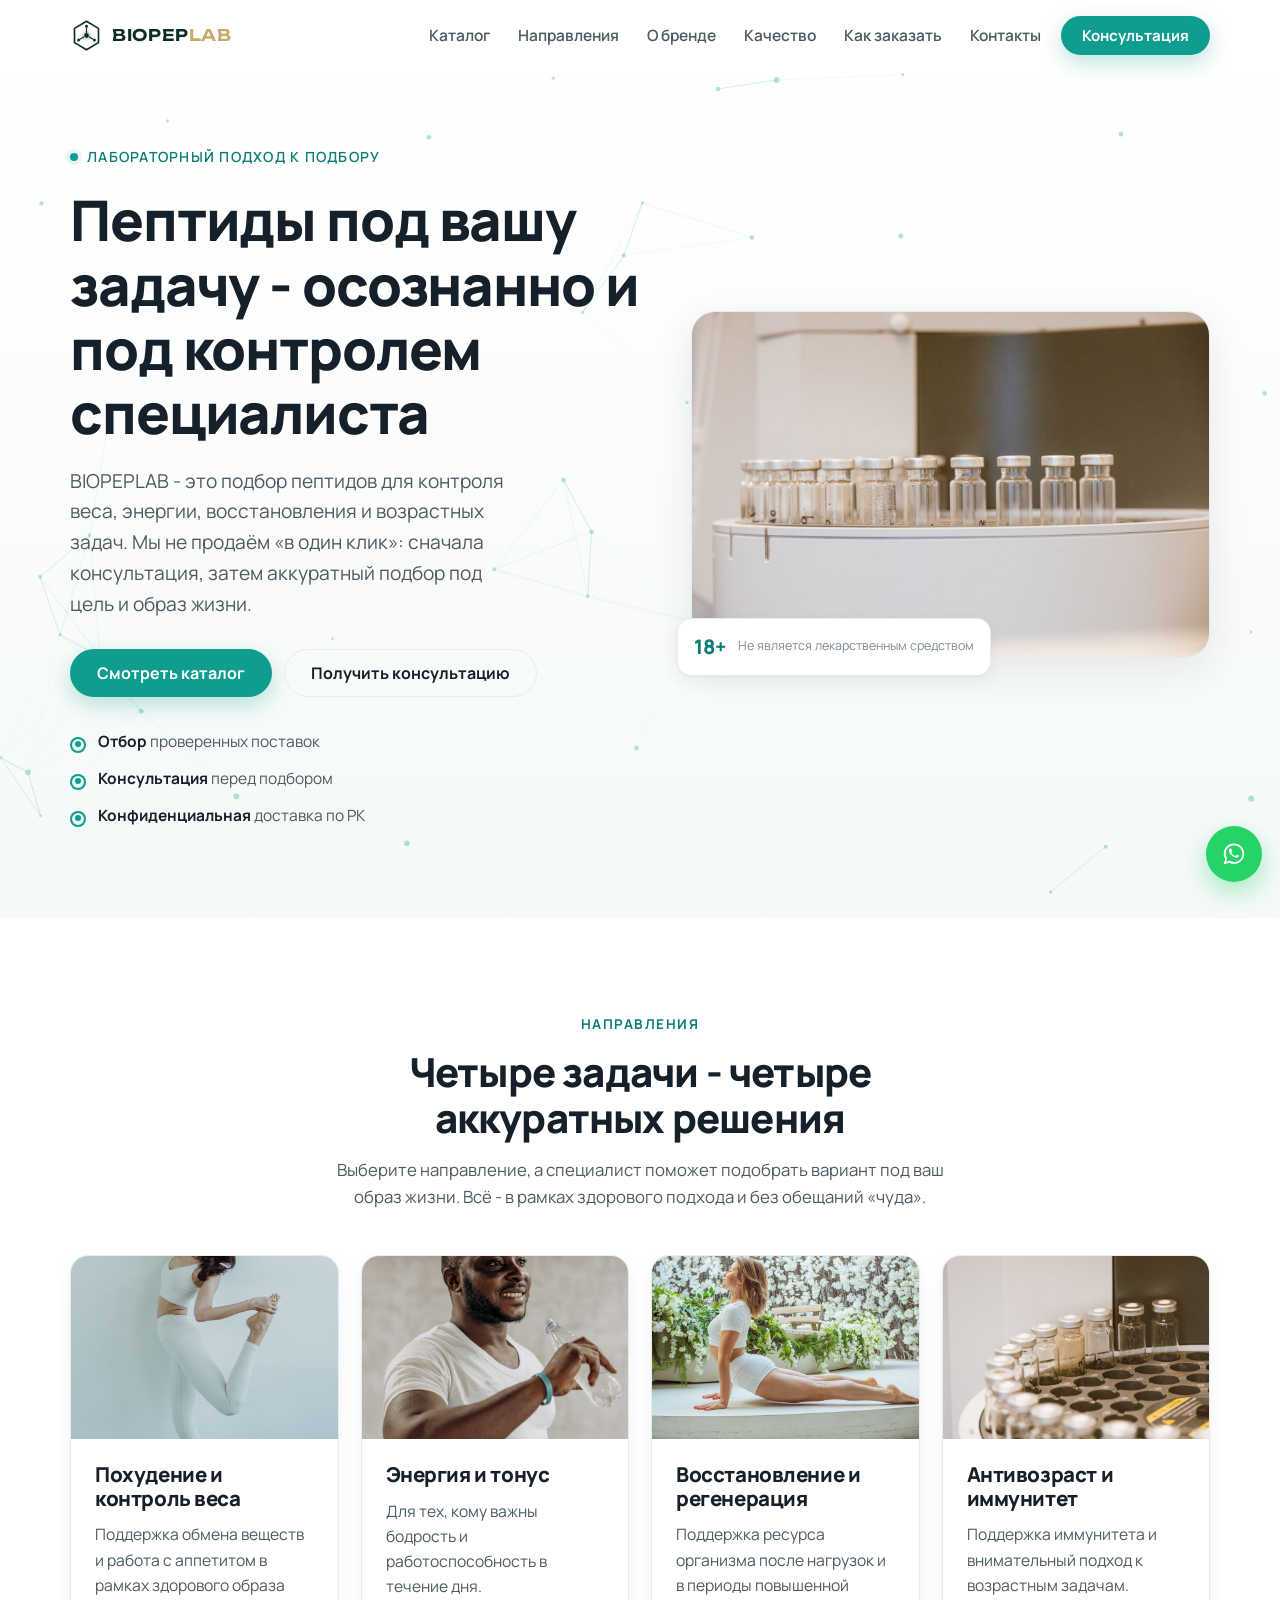
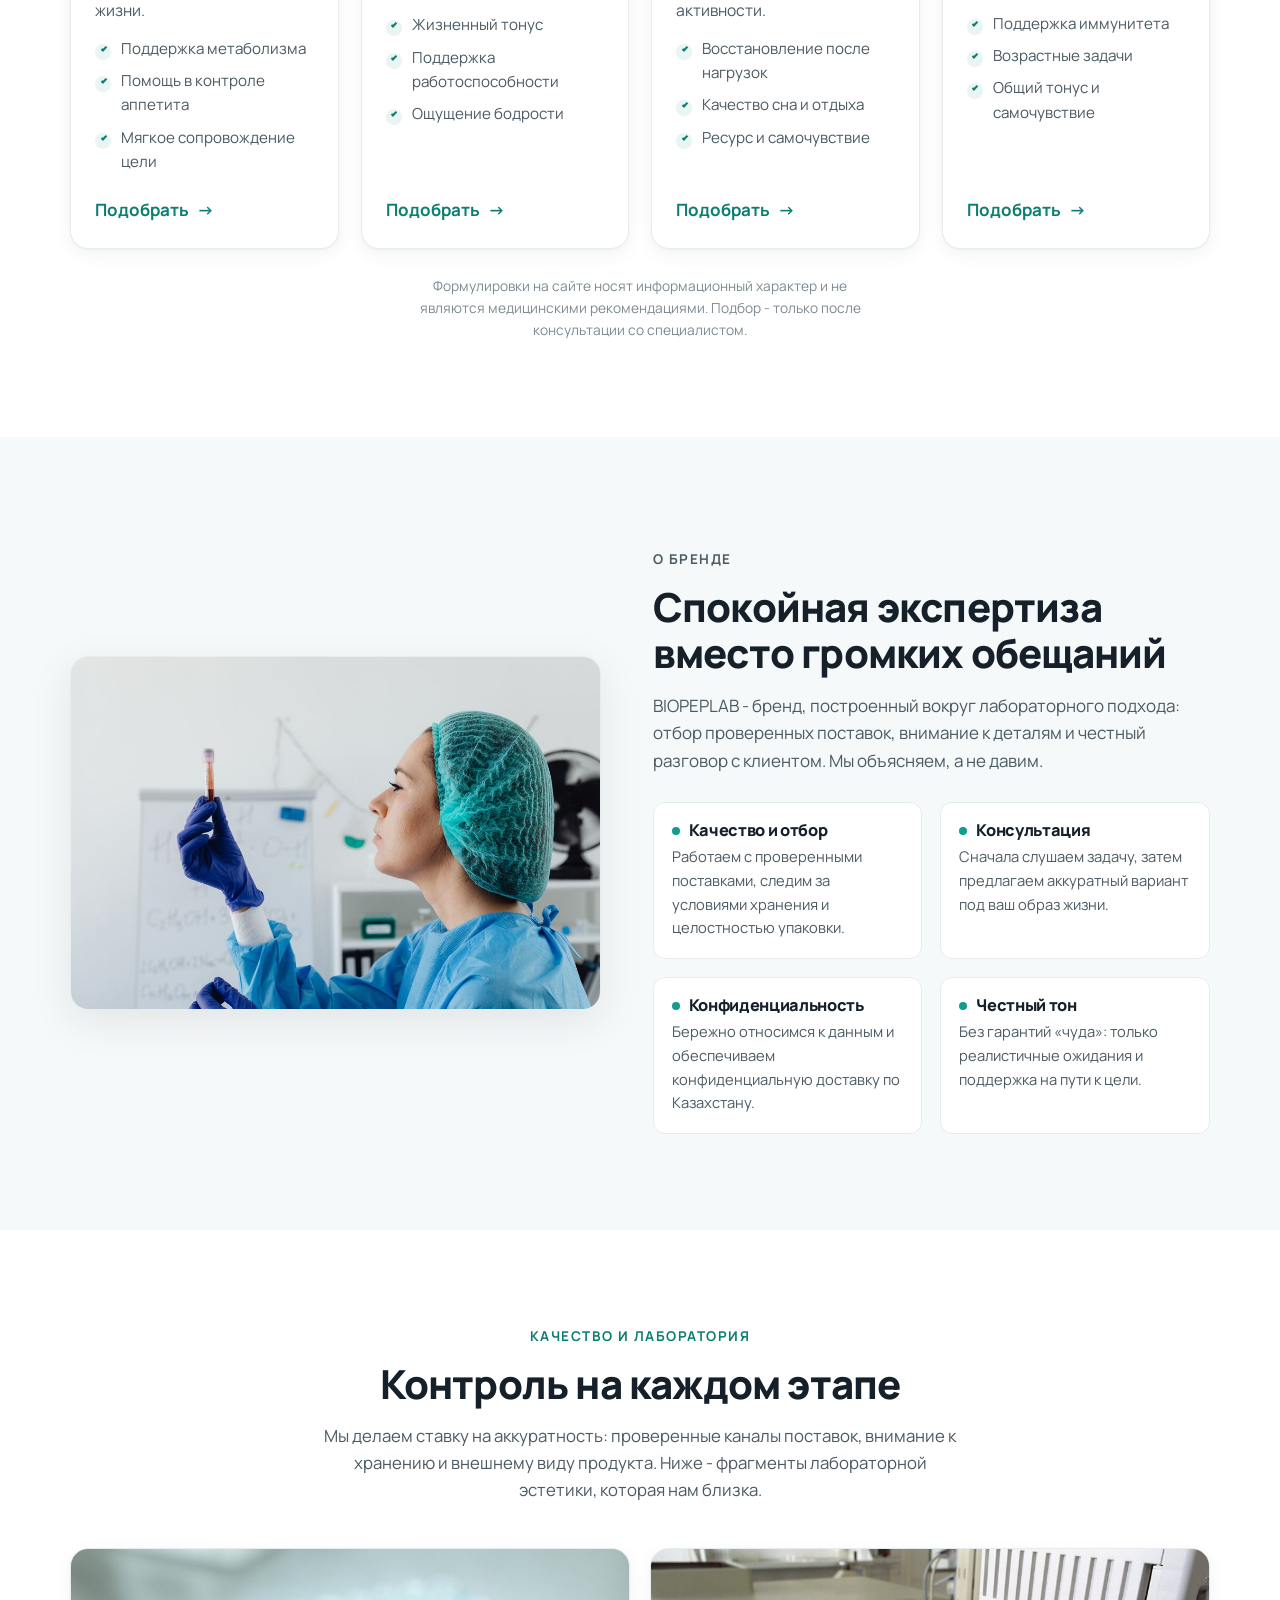
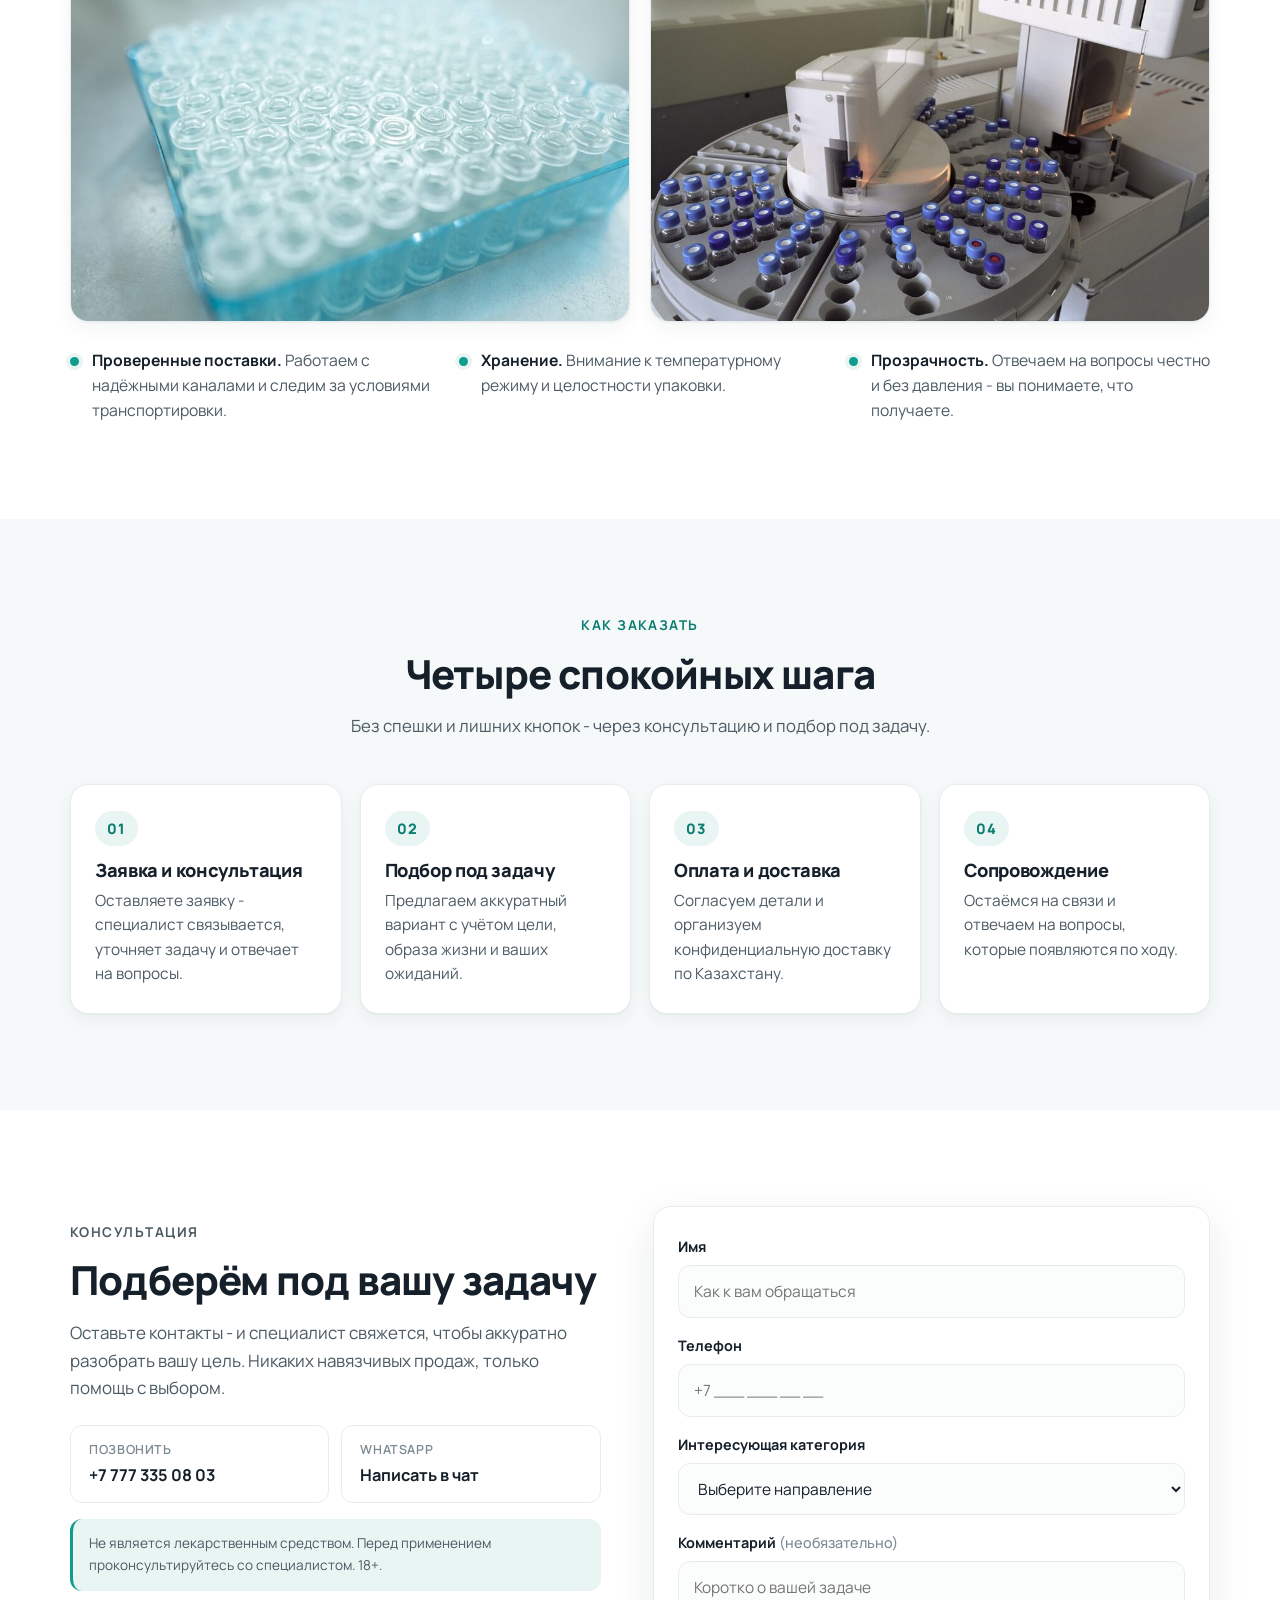
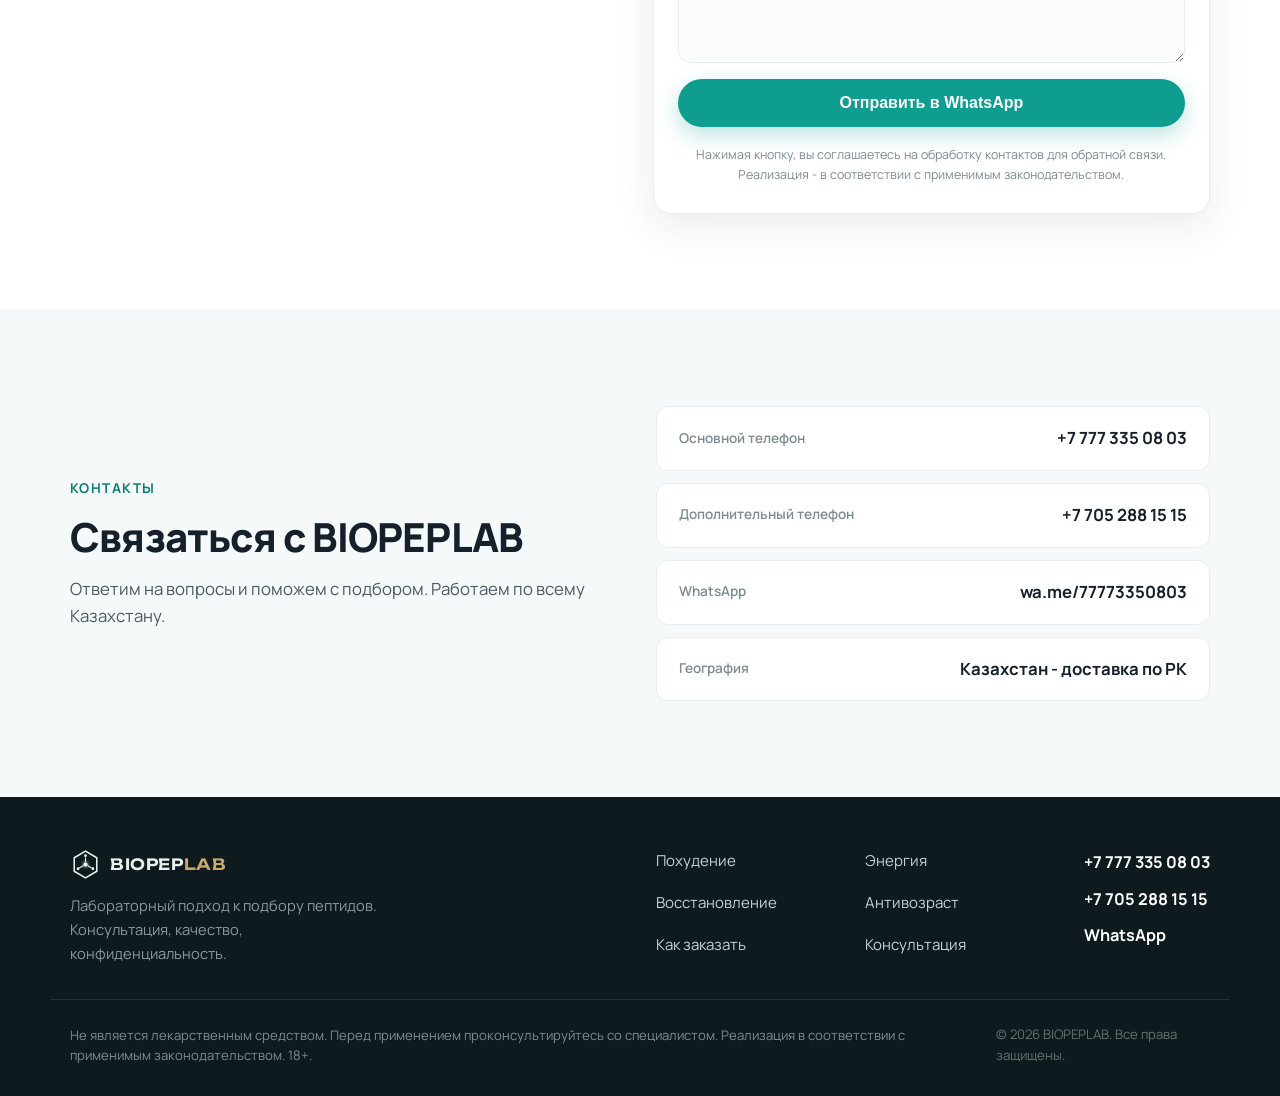
<file: index.html>
<!DOCTYPE html>
<html lang="ru">
<head>
<!-- Google Tag Manager -->
<script async src="https://www.googletagmanager.com/gtm.js?id=GTM-NZGXT53Q"></script>
<script>
  window.dataLayer = window.dataLayer || [];
  function gtag(){dataLayer.push(arguments);}
  gtag('js', new Date());
</script>
<meta charset="UTF-8">
<meta name="viewport" content="width=device-width, initial-scale=1">
<title>BIOPEPLAB — пептиды, тирзепатид (Mounjaro, Тирзетта, Седжаро), ретатрутид | Казахстан</title>
<meta name="description" content="BIOPEPLAB — тирзепатид Mounjaro (Мунджаро), Тирзетта, Седжаро (Sejaro), ретатрутид (Retatrutide) и пэн-пептиды в наличии. Каталог с ценами, консультация специалиста, доставка по Казахстану.">
<meta name="keywords" content="Mounjaro, Мунджаро, Тирзетта, Tirzetta, Седжаро, Sejaro, Ретатрудит, Retatrutide, тирзепатид, tirzepatide, купить тирзепатид Казахстан, пептиды, BPC-157, NAD+, MOTS-c, BIOPEPLAB">
<meta name="robots" content="index, follow">
<meta name="google-site-verification" content="-oPJW5HeMDg4Tz-H2HArsuksOQ4WsYoLbni0n5Ve83s" />
<link rel="canonical" href="https://biopep-lab.kz/">

<meta property="og:type" content="website">
<meta property="og:site_name" content="BIOPEPLAB">
<meta property="og:title" content="BIOPEPLAB - пептиды под задачу: подбор и консультация">
<meta property="og:description" content="Лабораторный подход к подбору пептидов: похудение, энергия, восстановление, антивозраст. Консультация специалиста. Доставка по Казахстану.">
<meta property="og:url" content="https://biopep-lab.kz/">
<meta property="og:image" content="https://biopep-lab.kz/assets/og-image.jpg">
<meta property="og:image:width" content="1200">
<meta property="og:image:height" content="630">
<meta property="og:locale" content="ru_RU">
<meta name="twitter:card" content="summary_large_image">
<meta name="twitter:title" content="BIOPEPLAB - пептиды под задачу">
<meta name="twitter:description" content="Лабораторный подход к подбору пептидов. Консультация специалиста. Доставка по Казахстану.">
<meta name="twitter:image" content="https://biopep-lab.kz/assets/og-image.jpg">
<meta name="theme-color" content="#ffffff">

<link rel="icon" href="/favicon.ico" sizes="any">
<link rel="icon" type="image/png" sizes="32x32" href="assets/favicon-32.png">
<link rel="icon" href="assets/favicon.svg" type="image/svg+xml">
<link rel="apple-touch-icon" href="assets/apple-touch-icon.png">

<link rel="preconnect" href="https://fonts.googleapis.com">
<link rel="preconnect" href="https://fonts.gstatic.com" crossorigin>
<link href="https://fonts.googleapis.com/css2?family=Unbounded:wght@400;500;600&family=Manrope:wght@400;500;600;700;800&display=swap" rel="stylesheet">
<link rel="stylesheet" href="styles.css">
</head>
<body>

<a class="skip-link" href="#glavnoe">К основному содержанию</a>

<header class="site-header" id="top">
  <div class="wrap header-inner">
    <a class="brand" href="#top" aria-label="BIOPEPLAB - на главную">
      <svg class="logo-mark" viewBox="0 0 44 44" fill="none" aria-hidden="true"><path d="M22 3 38 12.5v19L22 41 6 31.5v-19L22 3Z" stroke="currentColor" stroke-width="2.2"/><circle cx="22" cy="22" r="6.5" fill="currentColor" opacity=".14"/><circle cx="22" cy="22" r="3.2" fill="currentColor"/><circle cx="22" cy="9.5" r="2" fill="currentColor"/><circle cx="32.5" cy="28" r="2" fill="currentColor"/><circle cx="11.5" cy="28" r="2" fill="currentColor"/><path d="M22 12v6.6M30.8 27l-5.6-3.2M13.2 27l5.6-3.2" stroke="currentColor" stroke-width="1.6"/></svg><span class="logo-text">BIOPEP<em>LAB</em></span>
    </a>
    <nav class="nav" aria-label="Основная навигация">
      <a href="catalog.html">Каталог</a>
      <a href="#uslugi">Направления</a>
      <a href="#o-nas">О бренде</a>
      <a href="#kachestvo">Качество</a>
      <a href="#kak-zakazat">Как заказать</a>
      <a href="#kontakty">Контакты</a>
    </nav>
    <a href="#zayavka" class="btn btn-primary btn-sm nav-cta">Консультация</a>
    <button class="burger" aria-label="Меню" aria-expanded="false" aria-controls="mobile-menu">
      <span></span><span></span><span></span>
    </button>
  </div>
  <div class="mobile-menu" id="mobile-menu" hidden>
    <a href="catalog.html">Каталог</a>
    <a href="#uslugi">Направления</a>
    <a href="#o-nas">О бренде</a>
    <a href="#kachestvo">Качество</a>
    <a href="#kak-zakazat">Как заказать</a>
    <a href="#kontakty">Контакты</a>
    <a href="#zayavka" class="btn btn-primary btn-block">Получить консультацию</a>
  </div>
</header>

<main id="glavnoe">

  <!-- HERO -->
  <section class="hero" id="hero">
    <canvas class="hero-canvas" aria-hidden="true"></canvas>
    <div class="wrap hero-inner">
      <div class="hero-copy reveal">
        <p class="eyebrow"><span class="dot"></span>Лабораторный подход к подбору</p>
        <h1>Пептиды под вашу задачу - осознанно и под контролем специалиста</h1>
        <p class="lede">BIOPEPLAB - это подбор пептидов для контроля веса, энергии, восстановления и возрастных задач. Мы не продаём «в один клик»: сначала консультация, затем аккуратный подбор под цель и образ жизни.</p>
        <div class="hero-actions">
          <a href="catalog.html" class="btn btn-primary">Смотреть каталог</a>
          <a href="#zayavka" class="btn btn-ghost">Получить консультацию</a>
        </div>
        <ul class="hero-marks" aria-label="Преимущества">
          <li><span>Отбор</span> проверенных поставок</li>
          <li><span>Консультация</span> перед подбором</li>
          <li><span>Конфиденциальная</span> доставка по РК</li>
        </ul>
      </div>
      <div class="hero-media reveal" data-delay="1">
        <div class="hero-photo">
          <img src="assets/hero.jpg" alt="Чистые стеклянные флаконы на светлом фоне - лабораторная эстетика BIOPEPLAB" width="1500" height="1000" fetchpriority="high" decoding="async">
        </div>
        <div class="hero-badge">
          <strong>18+</strong>
          <span>Не является лекарственным средством</span>
        </div>
      </div>
    </div>
  </section>

  <!-- УСЛУГИ / КАТЕГОРИИ -->
  <section class="section" id="uslugi">
    <div class="wrap">
      <header class="section-head reveal">
        <p class="kicker">Направления</p>
        <h2>Четыре задачи - четыре аккуратных решения</h2>
        <p class="section-sub">Выберите направление, а специалист поможет подобрать вариант под ваш образ жизни. Всё - в рамках здорового подхода и без обещаний «чуда».</p>
      </header>

      <div class="cards">

        <article class="card reveal" id="pohudenie">
          <div class="card-media">
            <img src="assets/products/pohudenie.jpg" alt="Велнес и стройность - направление контроля веса" width="820" height="1230" loading="lazy" decoding="async">
          </div>
          <div class="card-body">
            <h3>Похудение и контроль веса</h3>
            <p>Поддержка обмена веществ и работа с аппетитом в рамках здорового образа жизни.</p>
            <ul class="ticks">
              <li>Поддержка метаболизма</li>
              <li>Помощь в контроле аппетита</li>
              <li>Мягкое сопровождение цели</li>
            </ul>
            <a href="#zayavka" class="card-cta" data-cat="Похудение / контроль веса">Подобрать <span aria-hidden="true">→</span></a>
          </div>
        </article>

        <article class="card reveal" data-delay="1" id="energiya">
          <div class="card-media">
            <img src="assets/products/energiya.jpg" alt="Подтянутый мужчина со стаканом воды - направление энергии и тонуса" width="820" height="1230" loading="lazy" decoding="async">
          </div>
          <div class="card-body">
            <h3>Энергия и тонус</h3>
            <p>Для тех, кому важны бодрость и работоспособность в течение дня.</p>
            <ul class="ticks">
              <li>Жизненный тонус</li>
              <li>Поддержка работоспособности</li>
              <li>Ощущение бодрости</li>
            </ul>
            <a href="#zayavka" class="card-cta" data-cat="Энергия и тонус">Подобрать <span aria-hidden="true">→</span></a>
          </div>
        </article>

        <article class="card reveal" data-delay="2" id="vosstanovlenie">
          <div class="card-media">
            <img src="assets/products/vosstanovlenie.jpg" alt="Растяжка и восстановление после нагрузок" width="820" height="615" loading="lazy" decoding="async">
          </div>
          <div class="card-body">
            <h3>Восстановление и регенерация</h3>
            <p>Поддержка ресурса организма после нагрузок и в периоды повышенной активности.</p>
            <ul class="ticks">
              <li>Восстановление после нагрузок</li>
              <li>Качество сна и отдыха</li>
              <li>Ресурс и самочувствие</li>
            </ul>
            <a href="#zayavka" class="card-cta" data-cat="Восстановление и регенерация">Подобрать <span aria-hidden="true">→</span></a>
          </div>
        </article>

        <article class="card reveal" data-delay="3" id="antivozrast">
          <div class="card-media">
            <img src="assets/products/antivozrast.jpg" alt="Флаконы - направление антивозраст и иммунитет" width="820" height="656" loading="lazy" decoding="async">
          </div>
          <div class="card-body">
            <h3>Антивозраст и иммунитет</h3>
            <p>Поддержка иммунитета и внимательный подход к возрастным задачам.</p>
            <ul class="ticks">
              <li>Поддержка иммунитета</li>
              <li>Возрастные задачи</li>
              <li>Общий тонус и самочувствие</li>
            </ul>
            <a href="#zayavka" class="card-cta" data-cat="Антивозраст и иммунитет">Подобрать <span aria-hidden="true">→</span></a>
          </div>
        </article>

      </div>

      <p class="cards-note">Формулировки на сайте носят информационный характер и не являются медицинскими рекомендациями. Подбор - только после консультации со специалистом.</p>
    </div>
  </section>

  <!-- О БРЕНДЕ -->
  <section class="section section-alt" id="o-nas">
    <div class="wrap about-grid">
      <div class="about-media reveal">
        <img src="assets/about.jpg" alt="Специалист в лаборатории - экспертный подход BIOPEPLAB" width="1000" height="666" loading="lazy" decoding="async">
      </div>
      <div class="about-copy reveal" data-delay="1">
        <p class="kicker">О бренде</p>
        <h2>Спокойная экспертиза вместо громких обещаний</h2>
        <p>BIOPEPLAB - бренд, построенный вокруг лабораторного подхода: отбор проверенных поставок, внимание к деталям и честный разговор с клиентом. Мы объясняем, а не давим.</p>
        <div class="values">
          <div class="value">
            <h4>Качество и отбор</h4>
            <p>Работаем с проверенными поставками, следим за условиями хранения и целостностью упаковки.</p>
          </div>
          <div class="value">
            <h4>Консультация</h4>
            <p>Сначала слушаем задачу, затем предлагаем аккуратный вариант под ваш образ жизни.</p>
          </div>
          <div class="value">
            <h4>Конфиденциальность</h4>
            <p>Бережно относимся к данным и обеспечиваем конфиденциальную доставку по Казахстану.</p>
          </div>
          <div class="value">
            <h4>Честный тон</h4>
            <p>Без гарантий «чуда»: только реалистичные ожидания и поддержка на пути к цели.</p>
          </div>
        </div>
      </div>
    </div>
  </section>

  <!-- КАЧЕСТВО -->
  <section class="section" id="kachestvo">
    <div class="wrap">
      <header class="section-head reveal">
        <p class="kicker">Качество и лаборатория</p>
        <h2>Контроль на каждом этапе</h2>
        <p class="section-sub">Мы делаем ставку на аккуратность: проверенные каналы поставок, внимание к хранению и внешнему виду продукта. Ниже - фрагменты лабораторной эстетики, которая нам близка.</p>
      </header>
      <div class="quality-grid">
        <figure class="quality-photo reveal">
          <img src="assets/quality/1.jpg" alt="Лабораторные флаконы и оборудование - контроль качества" width="900" height="600" loading="lazy" decoding="async">
        </figure>
        <figure class="quality-photo reveal" data-delay="1">
          <img src="assets/quality/2.jpg" alt="Лабораторная работа с образцами - внимание к деталям" width="900" height="600" loading="lazy" decoding="async">
        </figure>
        <ul class="quality-points reveal" data-delay="2">
          <li><strong>Проверенные поставки.</strong> Работаем с надёжными каналами и следим за условиями транспортировки.</li>
          <li><strong>Хранение.</strong> Внимание к температурному режиму и целостности упаковки.</li>
          <li><strong>Прозрачность.</strong> Отвечаем на вопросы честно и без давления - вы понимаете, что получаете.</li>
        </ul>
      </div>
    </div>
  </section>

  <!-- КАК ЗАКАЗАТЬ -->
  <section class="section section-alt" id="kak-zakazat">
    <div class="wrap">
      <header class="section-head reveal">
        <p class="kicker">Как заказать</p>
        <h2>Четыре спокойных шага</h2>
        <p class="section-sub">Без спешки и лишних кнопок - через консультацию и подбор под задачу.</p>
      </header>
      <ol class="steps">
        <li class="step reveal">
          <span class="step-num">01</span>
          <h3>Заявка и консультация</h3>
          <p>Оставляете заявку - специалист связывается, уточняет задачу и отвечает на вопросы.</p>
        </li>
        <li class="step reveal" data-delay="1">
          <span class="step-num">02</span>
          <h3>Подбор под задачу</h3>
          <p>Предлагаем аккуратный вариант с учётом цели, образа жизни и ваших ожиданий.</p>
        </li>
        <li class="step reveal" data-delay="2">
          <span class="step-num">03</span>
          <h3>Оплата и доставка</h3>
          <p>Согласуем детали и организуем конфиденциальную доставку по Казахстану.</p>
        </li>
        <li class="step reveal" data-delay="3">
          <span class="step-num">04</span>
          <h3>Сопровождение</h3>
          <p>Остаёмся на связи и отвечаем на вопросы, которые появляются по ходу.</p>
        </li>
      </ol>
    </div>
  </section>

  <!-- ФОРМА ЗАЯВКИ -->
  <section class="section" id="zayavka">
    <div class="wrap form-grid">
      <div class="form-intro reveal">
        <p class="kicker">Консультация</p>
        <h2>Подберём под вашу задачу</h2>
        <p>Оставьте контакты - и специалист свяжется, чтобы аккуратно разобрать вашу цель. Никаких навязчивых продаж, только помощь с выбором.</p>
        <div class="form-contacts">
          <a href="tel:+77773350803" class="fc-item">
            <span class="fc-label">Позвонить</span>
            <span class="fc-value">+7 777 335 08 03</span>
          </a>
          <a href="https://wa.me/77773350803" class="fc-item" target="_blank" rel="noopener">
            <span class="fc-label">WhatsApp</span>
            <span class="fc-value">Написать в чат</span>
          </a>
        </div>
        <p class="form-disclaimer">Не является лекарственным средством. Перед применением проконсультируйтесь со специалистом. 18+.</p>
      </div>

      <form class="lead-form reveal" data-delay="1" id="leadForm" novalidate>
        <div class="field">
          <label for="name">Имя</label>
          <input type="text" id="name" name="name" autocomplete="name" placeholder="Как к вам обращаться" required>
        </div>
        <div class="field">
          <label for="phone">Телефон</label>
          <input type="tel" id="phone" name="phone" autocomplete="tel" placeholder="+7 ___ ___ __ __" required>
        </div>
        <div class="field">
          <label for="category">Интересующая категория</label>
          <select id="category" name="category" required>
            <option value="" disabled selected>Выберите направление</option>
            <option value="Похудение / контроль веса">Похудение / контроль веса</option>
            <option value="Энергия и тонус">Энергия и тонус</option>
            <option value="Восстановление и регенерация">Восстановление и регенерация</option>
            <option value="Антивозраст и иммунитет">Антивозраст и иммунитет</option>
          </select>
        </div>
        <div class="field">
          <label for="comment">Комментарий <span class="opt">(необязательно)</span></label>
          <textarea id="comment" name="comment" rows="3" placeholder="Коротко о вашей задаче"></textarea>
        </div>
        <button type="submit" class="btn btn-primary btn-block">Отправить в WhatsApp</button>
        <p class="form-fineprint">Нажимая кнопку, вы соглашаетесь на обработку контактов для обратной связи. Реализация - в соответствии с применимым законодательством.</p>
        <p class="form-success" id="formSuccess" role="status" hidden>Спасибо! Мы открыли WhatsApp с вашим сообщением - скоро свяжемся.</p>
      </form>
    </div>
  </section>

  <!-- КОНТАКТЫ -->
  <section class="section section-alt" id="kontakty">
    <div class="wrap contacts-grid">
      <div class="reveal">
        <p class="kicker">Контакты</p>
        <h2>Связаться с BIOPEPLAB</h2>
        <p class="section-sub">Ответим на вопросы и поможем с подбором. Работаем по всему Казахстану.</p>
      </div>
      <div class="contacts-list reveal" data-delay="1">
        <a href="tel:+77773350803" class="contact-row">
          <span class="c-label">Основной телефон</span>
          <span class="c-value">+7 777 335 08 03</span>
        </a>
        <a href="tel:+77052881515" class="contact-row">
          <span class="c-label">Дополнительный телефон</span>
          <span class="c-value">+7 705 288 15 15</span>
        </a>
        <a href="https://wa.me/77773350803" class="contact-row" target="_blank" rel="noopener">
          <span class="c-label">WhatsApp</span>
          <span class="c-value">wa.me/77773350803</span>
        </a>
        <div class="contact-row static">
          <span class="c-label">География</span>
          <span class="c-value">Казахстан - доставка по РК</span>
        </div>
      </div>
    </div>
  </section>

</main>

<footer class="site-footer">
  <div class="wrap footer-inner">
    <div class="footer-brand">
      <a class="brand" href="index.html" aria-label="BIOPEPLAB — на главную"><svg class="logo-mark" viewBox="0 0 44 44" fill="none" aria-hidden="true"><path d="M22 3 38 12.5v19L22 41 6 31.5v-19L22 3Z" stroke="currentColor" stroke-width="2.2"/><circle cx="22" cy="22" r="6.5" fill="currentColor" opacity=".14"/><circle cx="22" cy="22" r="3.2" fill="currentColor"/><circle cx="22" cy="9.5" r="2" fill="currentColor"/><circle cx="32.5" cy="28" r="2" fill="currentColor"/><circle cx="11.5" cy="28" r="2" fill="currentColor"/><path d="M22 12v6.6M30.8 27l-5.6-3.2M13.2 27l5.6-3.2" stroke="currentColor" stroke-width="1.6"/></svg><span class="logo-text">BIOPEP<em>LAB</em></span></a>
      <p>Лабораторный подход к подбору пептидов. Консультация, качество, конфиденциальность.</p>
    </div>
    <nav class="footer-nav" aria-label="Навигация в подвале">
      <a href="#pohudenie">Похудение</a>
      <a href="#energiya">Энергия</a>
      <a href="#vosstanovlenie">Восстановление</a>
      <a href="#antivozrast">Антивозраст</a>
      <a href="#kak-zakazat">Как заказать</a>
      <a href="#zayavka">Консультация</a>
    </nav>
    <div class="footer-contact">
      <a href="tel:+77773350803">+7 777 335 08 03</a>
      <a href="tel:+77052881515">+7 705 288 15 15</a>
      <a href="https://wa.me/77773350803" target="_blank" rel="noopener">WhatsApp</a>
    </div>
  </div>
  <div class="wrap footer-legal">
    <p class="disclaimer">Не является лекарственным средством. Перед применением проконсультируйтесь со специалистом. Реализация в соответствии с применимым законодательством. 18+.</p>
    <p class="copyright">© <span id="year">2026</span> BIOPEPLAB. Все права защищены.</p>
  </div>
</footer>

<a href="https://wa.me/77773350803" class="wa-float" target="_blank" rel="noopener" aria-label="Написать в WhatsApp">
  <svg viewBox="0 0 32 32" width="26" height="26" aria-hidden="true" fill="currentColor">
    <path d="M16 3C9 3 3.4 8.6 3.4 15.6c0 2.3.6 4.5 1.8 6.4L3 29l7.2-2.1c1.8 1 3.8 1.5 5.8 1.5 7 0 12.6-5.6 12.6-12.6S23 3 16 3zm0 22.8c-1.8 0-3.5-.5-5-1.4l-.4-.2-4.3 1.2 1.2-4.1-.2-.4c-1-1.6-1.5-3.4-1.5-5.3C5.5 9.8 10.2 5.1 16 5.1s10.5 4.7 10.5 10.5S21.8 25.8 16 25.8zm5.8-7.9c-.3-.2-1.9-.9-2.1-1-.3-.1-.5-.2-.7.2s-.8 1-1 1.2c-.2.2-.4.2-.7.1-.3-.2-1.4-.5-2.6-1.6-1-.9-1.6-1.9-1.8-2.3-.2-.3 0-.5.1-.7.1-.1.3-.4.5-.6.1-.2.2-.3.3-.6.1-.2 0-.4 0-.6-.1-.2-.7-1.7-1-2.3-.3-.6-.5-.5-.7-.5h-.6c-.2 0-.5.1-.8.4-.3.3-1 1-1 2.5s1.1 2.9 1.2 3.1c.2.2 2.1 3.3 5.2 4.6.7.3 1.3.5 1.7.6.7.2 1.4.2 1.9.1.6-.1 1.9-.8 2.1-1.5.3-.7.3-1.4.2-1.5-.1-.2-.3-.3-.6-.4z"/>
  </svg>
</a>

<script src="script.js"></script>
</body>
</html>
</file>
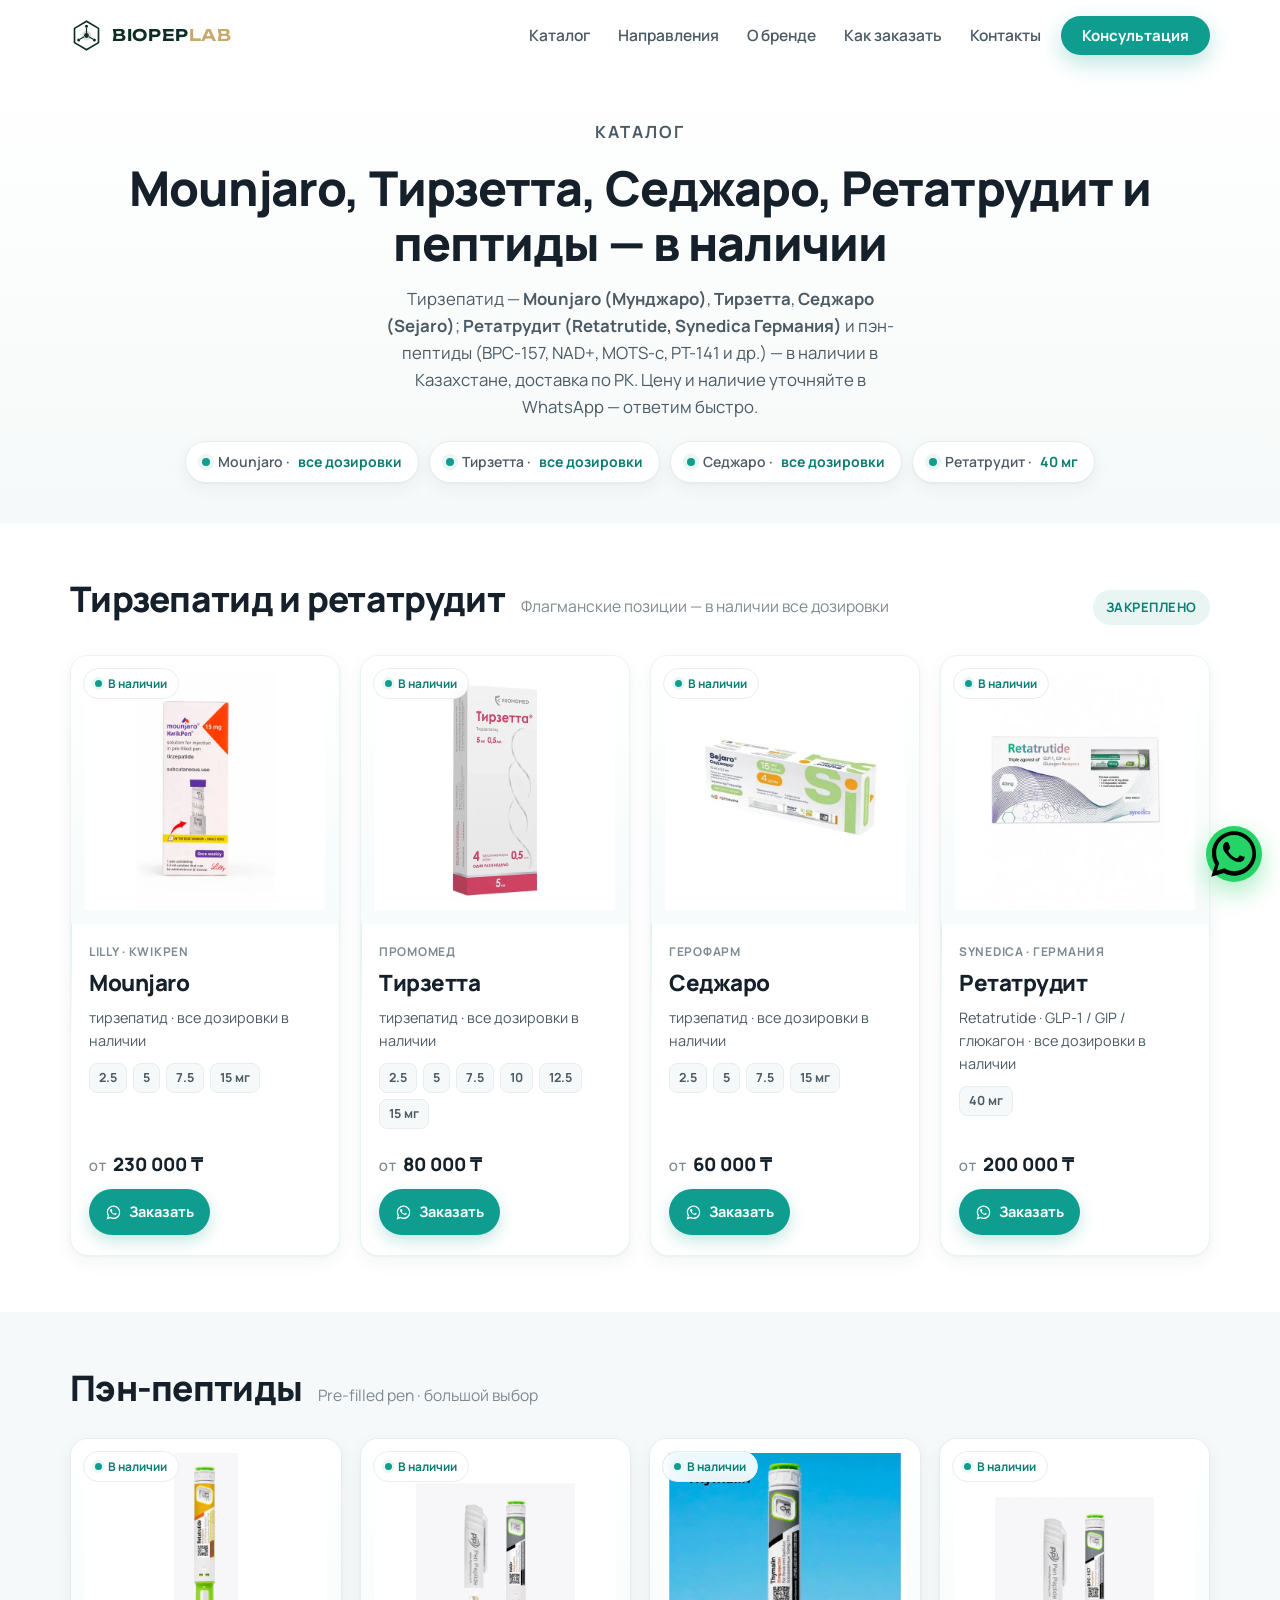
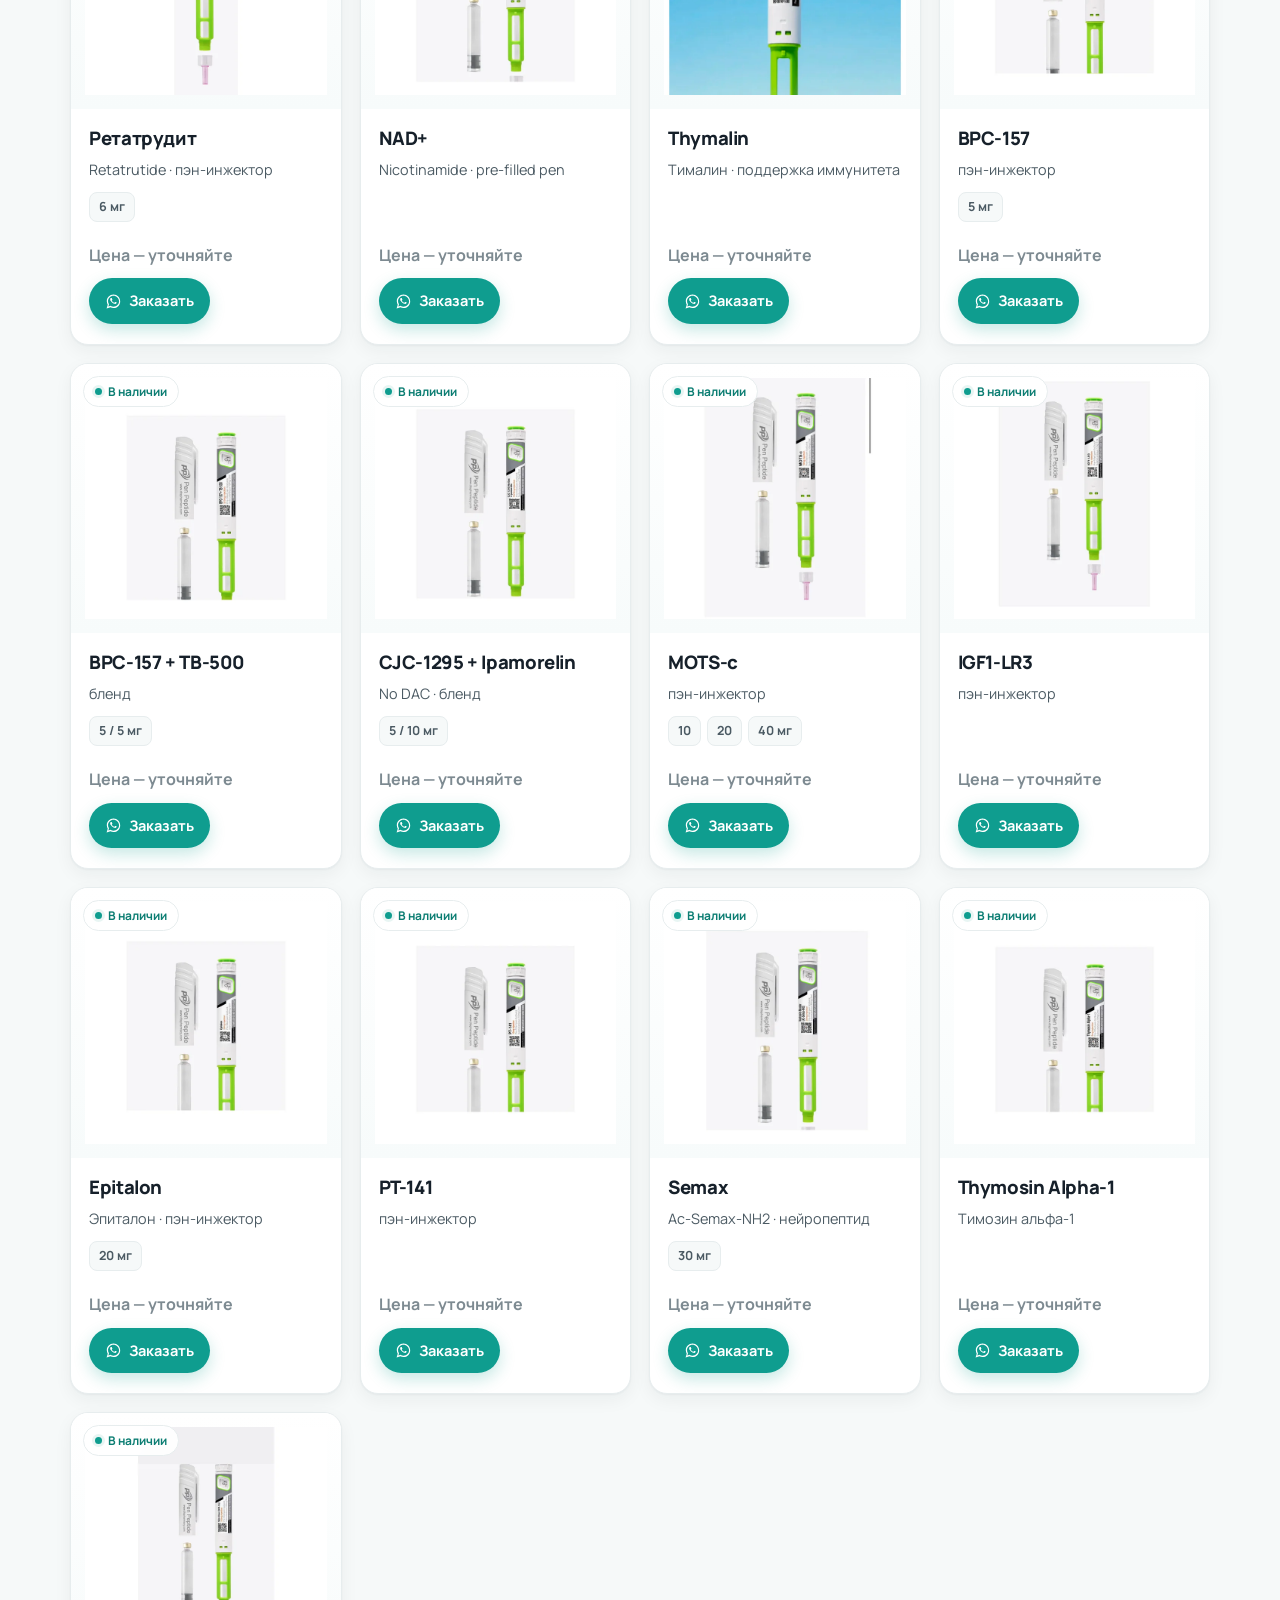
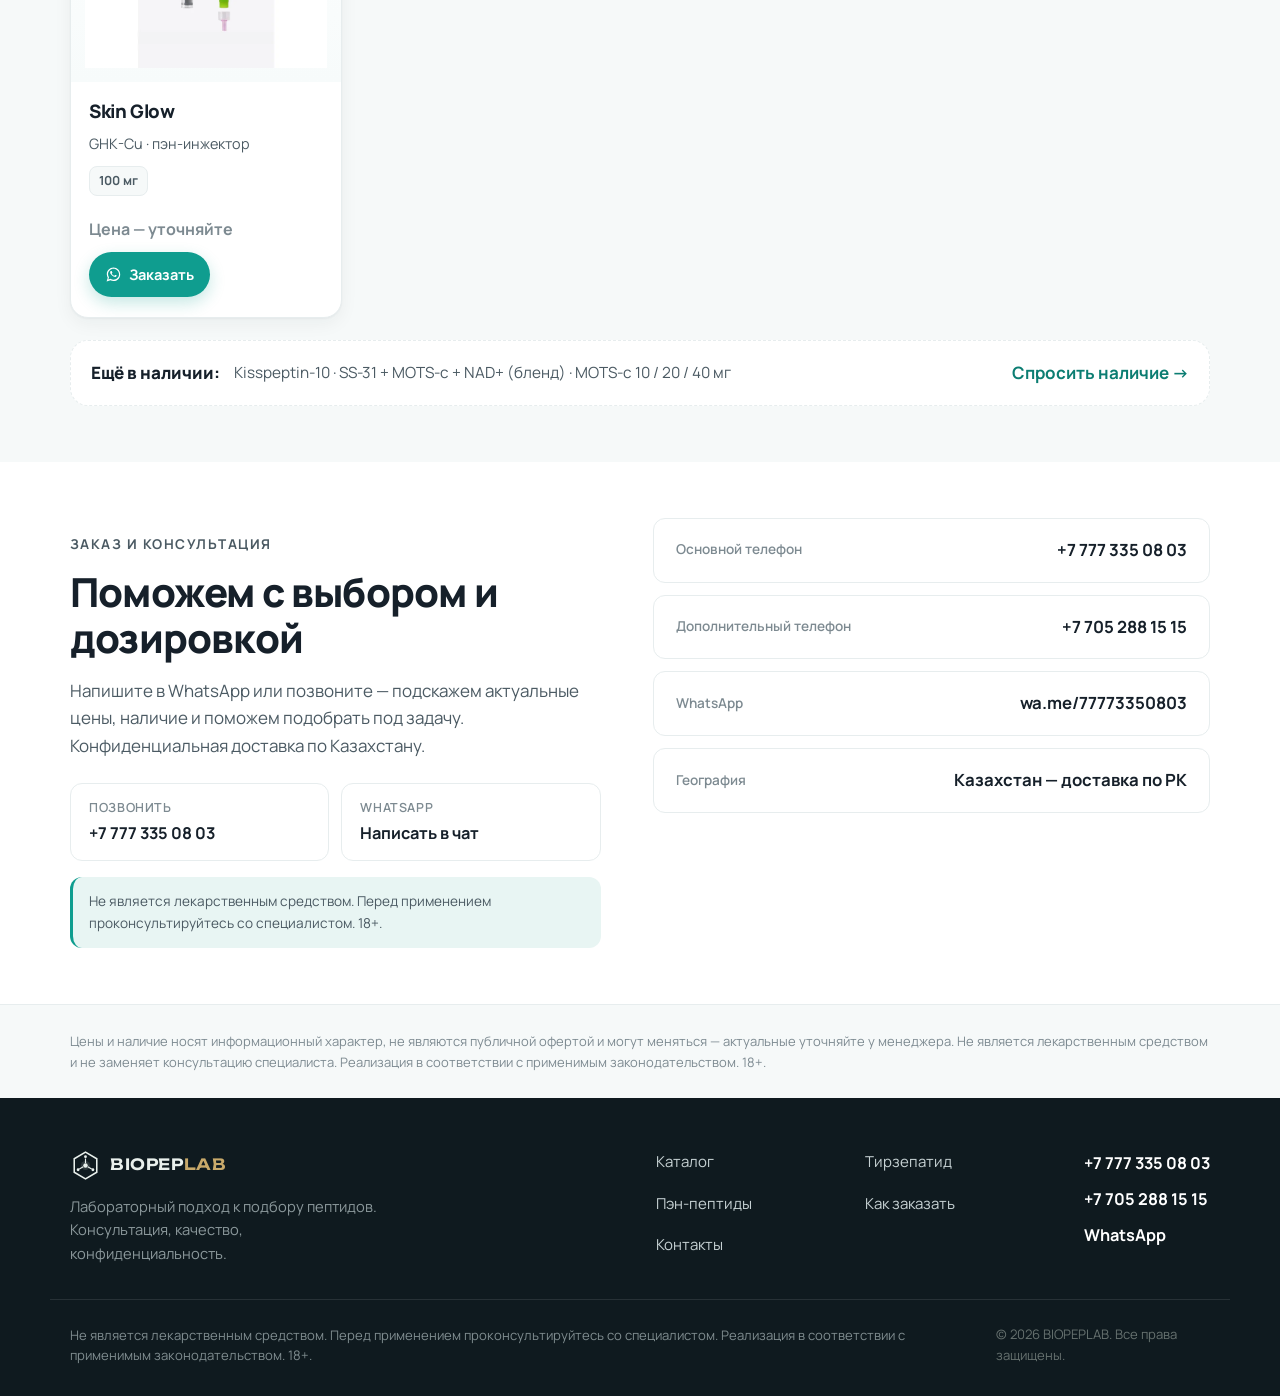
<file: catalog.html>
<!DOCTYPE html>
<html lang="ru">
<head>
<!-- Google Tag Manager -->
<script async src="https://www.googletagmanager.com/gtm.js?id=GTM-NZGXT53Q"></script>
<script>
  window.dataLayer = window.dataLayer || [];
  function gtag(){dataLayer.push(arguments);}
  gtag('js', new Date());
</script>
<meta charset="UTF-8">
<meta name="viewport" content="width=device-width, initial-scale=1">
<title>Купить Mounjaro, Тирзетта, Седжаро, Ретатрудит в Казахстане — цены и наличие | BIOPEPLAB</title>
<meta name="description" content="Mounjaro (Мунджаро) от 230 000 ₸, Тирзетта от 80 000 ₸, Седжаро (Sejaro) от 60 000 ₸, Ретатрудит (Retatrutide, Synedica Германия) от 200 000 ₸. Тирзепатид, ретатрутид и пэн-пептиды в наличии. Доставка по Казахстану, Астана — заказ в WhatsApp.">
<meta name="keywords" content="Mounjaro, Мунджаро, купить Mounjaro, Mounjaro Казахстан, Mounjaro Астана, Тирзетта, Tirzetta, Седжаро, Sejaro, Ретатрудит, Retatrutide, тирзепатид, tirzepatide, купить тирзепатид, ретатрутид, пептиды Казахстан, BPC-157, NAD+, MOTS-c, PT-141, Epitalon, Thymalin, Semax, CJC-1295, Ipamorelin, IGF1-LR3, Skin Glow GHK-Cu, пэн-пептиды, BIOPEPLAB">
<meta name="robots" content="index, follow">
<link rel="canonical" href="https://biopep-lab.kz/catalog.html">
<meta property="og:type" content="website">
<meta property="og:site_name" content="BIOPEPLAB">
<meta property="og:title" content="Купить Mounjaro, Тирзетта, Седжаро, Ретатрудит — цены | BIOPEPLAB">
<meta property="og:description" content="Mounjaro от 230 000 ₸, Тирзетта от 80 000 ₸, Седжаро от 60 000 ₸, Ретатрудит (Synedica Германия) от 200 000 ₸. Тирзепатид, ретатрутид и пэн-пептиды. Доставка по Казахстану.">
<meta property="og:url" content="https://biopep-lab.kz/catalog.html">
<meta property="og:image" content="https://biopep-lab.kz/assets/og-image.jpg">
<meta property="og:locale" content="ru_RU">
<meta name="theme-color" content="#ffffff">
<link rel="icon" href="/favicon.ico" sizes="any">
<link rel="icon" type="image/png" sizes="32x32" href="assets/favicon-32.png">
<link rel="icon" href="assets/favicon.svg" type="image/svg+xml">
<link rel="apple-touch-icon" href="assets/apple-touch-icon.png">
<link rel="preconnect" href="https://fonts.googleapis.com">
<link rel="preconnect" href="https://fonts.gstatic.com" crossorigin>
<link href="https://fonts.googleapis.com/css2?family=Unbounded:wght@400;500;600&family=Manrope:wght@400;500;600;700;800&display=swap" rel="stylesheet">
<link rel="stylesheet" href="styles.css">
<script type="application/ld+json">
{
  "@context": "https://schema.org",
  "@type": "ItemList",
  "name": "Каталог препаратов BIOPEPLAB",
  "itemListElement": [
    {"@type":"Product","name":"Mounjaro (Мунджаро) — тирзепатид","brand":"Lilly","category":"Тирзепатид","image":"https://biopep-lab.kz/assets/catalog/mounjaro.webp","offers":{"@type":"Offer","priceCurrency":"KZT","price":"230000","availability":"https://schema.org/InStock","url":"https://biopep-lab.kz/catalog.html","seller":{"@type":"Organization","name":"BIOPEPLAB"}}},
    {"@type":"Product","name":"Тирзетта (Tirzetta) — тирзепатид","brand":"Промомед","category":"Тирзепатид","image":"https://biopep-lab.kz/assets/catalog/tirzetta.webp","offers":{"@type":"Offer","priceCurrency":"KZT","price":"80000","availability":"https://schema.org/InStock","url":"https://biopep-lab.kz/catalog.html","seller":{"@type":"Organization","name":"BIOPEPLAB"}}},
    {"@type":"Product","name":"Седжаро (Sejaro) — тирзепатид","brand":"Герофарм","category":"Тирзепатид","image":"https://biopep-lab.kz/assets/catalog/sejaro.webp","offers":{"@type":"Offer","priceCurrency":"KZT","price":"60000","availability":"https://schema.org/InStock","url":"https://biopep-lab.kz/catalog.html","seller":{"@type":"Organization","name":"BIOPEPLAB"}}},
    {"@type":"Product","name":"Ретатрудит (Retatrutide) 40 мг — Synedica, Германия","brand":"Synedica","category":"Ретатрутид","image":"https://biopep-lab.kz/assets/catalog/retatrutide-40.webp","offers":{"@type":"Offer","priceCurrency":"KZT","price":"200000","availability":"https://schema.org/InStock","url":"https://biopep-lab.kz/catalog.html","seller":{"@type":"Organization","name":"BIOPEPLAB"}}}
  ]
}
</script>
</head>
<body>

<a class="skip-link" href="#catalog">К каталогу</a>

<header class="site-header" id="top">
  <div class="wrap header-inner">
    <a class="brand" href="index.html" aria-label="BIOPEPLAB — на главную">
      <svg class="logo-mark" viewBox="0 0 44 44" fill="none" aria-hidden="true"><path d="M22 3 38 12.5v19L22 41 6 31.5v-19L22 3Z" stroke="currentColor" stroke-width="2.2"/><circle cx="22" cy="22" r="6.5" fill="currentColor" opacity=".14"/><circle cx="22" cy="22" r="3.2" fill="currentColor"/><circle cx="22" cy="9.5" r="2" fill="currentColor"/><circle cx="32.5" cy="28" r="2" fill="currentColor"/><circle cx="11.5" cy="28" r="2" fill="currentColor"/><path d="M22 12v6.6M30.8 27l-5.6-3.2M13.2 27l5.6-3.2" stroke="currentColor" stroke-width="1.6"/></svg><span class="logo-text">BIOPEP<em>LAB</em></span>
    </a>
    <nav class="nav" aria-label="Основная навигация">
      <a href="catalog.html" aria-current="page">Каталог</a>
      <a href="index.html#uslugi">Направления</a>
      <a href="index.html#o-nas">О бренде</a>
      <a href="index.html#kak-zakazat">Как заказать</a>
      <a href="index.html#kontakty">Контакты</a>
    </nav>
    <a href="index.html#zayavka" class="btn btn-primary btn-sm nav-cta">Консультация</a>
    <button class="burger" aria-label="Меню" aria-expanded="false" aria-controls="mobile-menu">
      <span></span><span></span><span></span>
    </button>
  </div>
  <div class="mobile-menu" id="mobile-menu" hidden>
    <a href="catalog.html">Каталог</a>
    <a href="index.html#uslugi">Направления</a>
    <a href="index.html#o-nas">О бренде</a>
    <a href="index.html#kak-zakazat">Как заказать</a>
    <a href="index.html#kontakty">Контакты</a>
    <a href="index.html#zayavka" class="btn btn-primary btn-block">Получить консультацию</a>
  </div>
</header>

<main id="catalog">

  <section class="cat-hero">
    <div class="wrap">
      <p class="kicker">Каталог</p>
      <h1>Mounjaro, Тирзетта, Седжаро, Ретатрудит и пептиды — в наличии</h1>
      <p>Тирзепатид — <strong>Mounjaro (Мунджаро)</strong>, <strong>Тирзетта</strong>, <strong>Седжаро (Sejaro)</strong>; <strong>Ретатрудит (Retatrutide, Synedica Германия)</strong> и пэн-пептиды (BPC-157, NAD+, MOTS-c, PT-141 и др.) — в наличии в Казахстане, доставка по РК. Цену и наличие уточняйте в WhatsApp — ответим быстро.</p>
      <div class="cat-hero-badges">
        <span class="cat-tag"><span class="dot"></span>Mounjaro · <b>все дозировки</b></span>
        <span class="cat-tag"><span class="dot"></span>Тирзетта · <b>все дозировки</b></span>
        <span class="cat-tag"><span class="dot"></span>Седжаро · <b>все дозировки</b></span>
        <span class="cat-tag"><span class="dot"></span>Ретатрудит · <b>40 мг</b></span>
      </div>
    </div>
  </section>

  <section class="cat-section" id="tirzepatid">
    <div class="wrap">
      <div class="cat-section-head reveal">
        <h2>Тирзепатид и ретатрудит</h2>
        <p>Флагманские позиции — в наличии все дозировки</p>
        <span class="pin-note">Закреплено</span>
      </div>
      <div class="prod-grid featured">
      <article class="prod hot reveal">
        <div class="prod-media"><span class="stock"><i></i>В наличии</span>
          <img src="assets/catalog/mounjaro.webp" alt="Mounjaro — тирзепатид" loading="lazy" decoding="async"></div>
        <div class="prod-body">
          <p class="prod-brand">Lilly · KwikPen</p>
          <h3>Mounjaro</h3>
          <p class="prod-sub">тирзепатид · все дозировки в наличии</p>
          <div class="doses"><span class="dose">2.5</span><span class="dose">5</span><span class="dose">7.5</span><span class="dose">15 мг</span></div>
          <div class="prod-foot"><span class="price"><small>от</small> 230 000 ₸</span>
            <a class="order" href="https://wa.me/77773350803?text=%D0%97%D0%B4%D1%80%D0%B0%D0%B2%D1%81%D1%82%D0%B2%D1%83%D0%B9%D1%82%D0%B5%21%20%D0%98%D0%BD%D1%82%D0%B5%D1%80%D0%B5%D1%81%D1%83%D0%B5%D1%82%20Mounjaro%20%28%D1%82%D0%B8%D1%80%D0%B7%D0%B5%D0%BF%D0%B0%D1%82%D0%B8%D0%B4%29.%20%D0%9F%D0%BE%D0%B4%D1%81%D0%BA%D0%B0%D0%B6%D0%B8%D1%82%D0%B5%20%D1%86%D0%B5%D0%BD%D1%83%20%D0%B8%20%D0%BD%D0%B0%D0%BB%D0%B8%D1%87%D0%B8%D0%B5." target="_blank" rel="noopener"><svg viewBox="0 0 32 32" aria-hidden="true"><path d="M16 3C9 3 3.4 8.6 3.4 15.6c0 2.3.6 4.5 1.8 6.4L3 29l7.2-2.1c1.8 1 3.8 1.5 5.8 1.5 7 0 12.6-5.6 12.6-12.6S23 3 16 3zm0 22.8c-1.8 0-3.5-.5-5-1.4l-.4-.2-4.3 1.2 1.2-4.1-.2-.4c-1-1.6-1.5-3.4-1.5-5.3C5.5 9.8 10.2 5.1 16 5.1s10.5 4.7 10.5 10.5S21.8 25.8 16 25.8zm5.8-7.9c-.3-.2-1.9-.9-2.1-1-.3-.1-.5-.2-.7.2s-.8 1-1 1.2c-.2.2-.4.2-.7.1-.3-.2-1.4-.5-2.6-1.6-1-.9-1.6-1.9-1.8-2.3-.2-.3 0-.5.1-.7.1-.1.3-.4.5-.6.1-.2.2-.3.3-.6.1-.2 0-.4 0-.6-.1-.2-.7-1.7-1-2.3-.3-.6-.5-.5-.7-.5h-.6c-.2 0-.5.1-.8.4-.3.3-1 1-1 2.5s1.1 2.9 1.2 3.1c.2.2 2.1 3.3 5.2 4.6.7.3 1.3.5 1.7.6.7.2 1.4.2 1.9.1.6-.1 1.9-.8 2.1-1.5.3-.7.3-1.4.2-1.5-.1-.2-.3-.3-.6-.4z"/></svg>Заказать</a></div>
        </div>
      </article>
      <article class="prod hot reveal" data-delay="1">
        <div class="prod-media"><span class="stock"><i></i>В наличии</span>
          <img src="assets/catalog/tirzetta.webp" alt="Тирзетта — тирзепатид" loading="lazy" decoding="async"></div>
        <div class="prod-body">
          <p class="prod-brand">Промомед</p>
          <h3>Тирзетта</h3>
          <p class="prod-sub">тирзепатид · все дозировки в наличии</p>
          <div class="doses"><span class="dose">2.5</span><span class="dose">5</span><span class="dose">7.5</span><span class="dose">10</span><span class="dose">12.5</span><span class="dose">15 мг</span></div>
          <div class="prod-foot"><span class="price"><small>от</small> 80 000 ₸</span>
            <a class="order" href="https://wa.me/77773350803?text=%D0%97%D0%B4%D1%80%D0%B0%D0%B2%D1%81%D1%82%D0%B2%D1%83%D0%B9%D1%82%D0%B5%21%20%D0%98%D0%BD%D1%82%D0%B5%D1%80%D0%B5%D1%81%D1%83%D0%B5%D1%82%20%D0%A2%D0%B8%D1%80%D0%B7%D0%B5%D1%82%D1%82%D0%B0%20%28%D1%82%D0%B8%D1%80%D0%B7%D0%B5%D0%BF%D0%B0%D1%82%D0%B8%D0%B4%29.%20%D0%9F%D0%BE%D0%B4%D1%81%D0%BA%D0%B0%D0%B6%D0%B8%D1%82%D0%B5%20%D1%86%D0%B5%D0%BD%D1%83%20%D0%B8%20%D0%BD%D0%B0%D0%BB%D0%B8%D1%87%D0%B8%D0%B5." target="_blank" rel="noopener"><svg viewBox="0 0 32 32" aria-hidden="true"><path d="M16 3C9 3 3.4 8.6 3.4 15.6c0 2.3.6 4.5 1.8 6.4L3 29l7.2-2.1c1.8 1 3.8 1.5 5.8 1.5 7 0 12.6-5.6 12.6-12.6S23 3 16 3zm0 22.8c-1.8 0-3.5-.5-5-1.4l-.4-.2-4.3 1.2 1.2-4.1-.2-.4c-1-1.6-1.5-3.4-1.5-5.3C5.5 9.8 10.2 5.1 16 5.1s10.5 4.7 10.5 10.5S21.8 25.8 16 25.8zm5.8-7.9c-.3-.2-1.9-.9-2.1-1-.3-.1-.5-.2-.7.2s-.8 1-1 1.2c-.2.2-.4.2-.7.1-.3-.2-1.4-.5-2.6-1.6-1-.9-1.6-1.9-1.8-2.3-.2-.3 0-.5.1-.7.1-.1.3-.4.5-.6.1-.2.2-.3.3-.6.1-.2 0-.4 0-.6-.1-.2-.7-1.7-1-2.3-.3-.6-.5-.5-.7-.5h-.6c-.2 0-.5.1-.8.4-.3.3-1 1-1 2.5s1.1 2.9 1.2 3.1c.2.2 2.1 3.3 5.2 4.6.7.3 1.3.5 1.7.6.7.2 1.4.2 1.9.1.6-.1 1.9-.8 2.1-1.5.3-.7.3-1.4.2-1.5-.1-.2-.3-.3-.6-.4z"/></svg>Заказать</a></div>
        </div>
      </article>
      <article class="prod hot reveal" data-delay="2">
        <div class="prod-media"><span class="stock"><i></i>В наличии</span>
          <img src="assets/catalog/sejaro.webp" alt="Седжаро — тирзепатид" loading="lazy" decoding="async"></div>
        <div class="prod-body">
          <p class="prod-brand">Герофарм</p>
          <h3>Седжаро</h3>
          <p class="prod-sub">тирзепатид · все дозировки в наличии</p>
          <div class="doses"><span class="dose">2.5</span><span class="dose">5</span><span class="dose">7.5</span><span class="dose">15 мг</span></div>
          <div class="prod-foot"><span class="price"><small>от</small> 60 000 ₸</span>
            <a class="order" href="https://wa.me/77773350803?text=%D0%97%D0%B4%D1%80%D0%B0%D0%B2%D1%81%D1%82%D0%B2%D1%83%D0%B9%D1%82%D0%B5%21%20%D0%98%D0%BD%D1%82%D0%B5%D1%80%D0%B5%D1%81%D1%83%D0%B5%D1%82%20%D0%A1%D0%B5%D0%B4%D0%B6%D0%B0%D1%80%D0%BE%20/%20Sejaro%20%28%D1%82%D0%B8%D1%80%D0%B7%D0%B5%D0%BF%D0%B0%D1%82%D0%B8%D0%B4%29.%20%D0%9F%D0%BE%D0%B4%D1%81%D0%BA%D0%B0%D0%B6%D0%B8%D1%82%D0%B5%20%D1%86%D0%B5%D0%BD%D1%83%20%D0%B8%20%D0%BD%D0%B0%D0%BB%D0%B8%D1%87%D0%B8%D0%B5." target="_blank" rel="noopener"><svg viewBox="0 0 32 32" aria-hidden="true"><path d="M16 3C9 3 3.4 8.6 3.4 15.6c0 2.3.6 4.5 1.8 6.4L3 29l7.2-2.1c1.8 1 3.8 1.5 5.8 1.5 7 0 12.6-5.6 12.6-12.6S23 3 16 3zm0 22.8c-1.8 0-3.5-.5-5-1.4l-.4-.2-4.3 1.2 1.2-4.1-.2-.4c-1-1.6-1.5-3.4-1.5-5.3C5.5 9.8 10.2 5.1 16 5.1s10.5 4.7 10.5 10.5S21.8 25.8 16 25.8zm5.8-7.9c-.3-.2-1.9-.9-2.1-1-.3-.1-.5-.2-.7.2s-.8 1-1 1.2c-.2.2-.4.2-.7.1-.3-.2-1.4-.5-2.6-1.6-1-.9-1.6-1.9-1.8-2.3-.2-.3 0-.5.1-.7.1-.1.3-.4.5-.6.1-.2.2-.3.3-.6.1-.2 0-.4 0-.6-.1-.2-.7-1.7-1-2.3-.3-.6-.5-.5-.7-.5h-.6c-.2 0-.5.1-.8.4-.3.3-1 1-1 2.5s1.1 2.9 1.2 3.1c.2.2 2.1 3.3 5.2 4.6.7.3 1.3.5 1.7.6.7.2 1.4.2 1.9.1.6-.1 1.9-.8 2.1-1.5.3-.7.3-1.4.2-1.5-.1-.2-.3-.3-.6-.4z"/></svg>Заказать</a></div>
        </div>
      </article>
      <article class="prod hot reveal" data-delay="3">
        <div class="prod-media"><span class="stock"><i></i>В наличии</span>
          <img src="assets/catalog/retatrutide-40.webp" alt="Ретатрудит — Retatrutide · GLP-1 / GIP / глюкагон" loading="lazy" decoding="async"></div>
        <div class="prod-body">
          <p class="prod-brand">Synedica · Германия</p>
          <h3>Ретатрудит</h3>
          <p class="prod-sub">Retatrutide · GLP-1 / GIP / глюкагон · все дозировки в наличии</p>
          <div class="doses"><span class="dose">40 мг</span></div>
          <div class="prod-foot"><span class="price"><small>от</small> 200 000 ₸</span>
            <a class="order" href="https://wa.me/77773350803?text=%D0%97%D0%B4%D1%80%D0%B0%D0%B2%D1%81%D1%82%D0%B2%D1%83%D0%B9%D1%82%D0%B5%21%20%D0%98%D0%BD%D1%82%D0%B5%D1%80%D0%B5%D1%81%D1%83%D0%B5%D1%82%20%D0%A0%D0%B5%D1%82%D0%B0%D1%82%D1%80%D1%83%D0%B4%D0%B8%D1%82%2040%20%D0%BC%D0%B3%20%28Retatrutide%2C%20%D0%93%D0%B5%D1%80%D0%BC%D0%B0%D0%BD%D0%B8%D1%8F%29.%20%D0%9F%D0%BE%D0%B4%D1%81%D0%BA%D0%B0%D0%B6%D0%B8%D1%82%D0%B5%20%D1%86%D0%B5%D0%BD%D1%83%20%D0%B8%20%D0%BD%D0%B0%D0%BB%D0%B8%D1%87%D0%B8%D0%B5." target="_blank" rel="noopener"><svg viewBox="0 0 32 32" aria-hidden="true"><path d="M16 3C9 3 3.4 8.6 3.4 15.6c0 2.3.6 4.5 1.8 6.4L3 29l7.2-2.1c1.8 1 3.8 1.5 5.8 1.5 7 0 12.6-5.6 12.6-12.6S23 3 16 3zm0 22.8c-1.8 0-3.5-.5-5-1.4l-.4-.2-4.3 1.2 1.2-4.1-.2-.4c-1-1.6-1.5-3.4-1.5-5.3C5.5 9.8 10.2 5.1 16 5.1s10.5 4.7 10.5 10.5S21.8 25.8 16 25.8zm5.8-7.9c-.3-.2-1.9-.9-2.1-1-.3-.1-.5-.2-.7.2s-.8 1-1 1.2c-.2.2-.4.2-.7.1-.3-.2-1.4-.5-2.6-1.6-1-.9-1.6-1.9-1.8-2.3-.2-.3 0-.5.1-.7.1-.1.3-.4.5-.6.1-.2.2-.3.3-.6.1-.2 0-.4 0-.6-.1-.2-.7-1.7-1-2.3-.3-.6-.5-.5-.7-.5h-.6c-.2 0-.5.1-.8.4-.3.3-1 1-1 2.5s1.1 2.9 1.2 3.1c.2.2 2.1 3.3 5.2 4.6.7.3 1.3.5 1.7.6.7.2 1.4.2 1.9.1.6-.1 1.9-.8 2.1-1.5.3-.7.3-1.4.2-1.5-.1-.2-.3-.3-.6-.4z"/></svg>Заказать</a></div>
        </div>
      </article>
      </div>
    </div>
  </section>

  <section class="cat-section section-alt" id="pen-peptidy">
    <div class="wrap">
      <div class="cat-section-head reveal">
        <h2>Пэн-пептиды</h2>
        <p>Pre-filled pen · большой выбор</p>
      </div>
      <div class="prod-grid pen-grid">
      <article class="prod reveal">
        <div class="prod-media"><span class="stock"><i></i>В наличии</span>
          <img src="assets/catalog/pen-retatrutide.webp" alt="Ретатрудит — Retatrutide · пэн-инжектор" loading="lazy" decoding="async"></div>
        <div class="prod-body">
          <h3>Ретатрудит</h3>
          <p class="prod-sub">Retatrutide · пэн-инжектор</p>
          <div class="doses"><span class="dose">6 мг</span></div>
          <div class="prod-foot"><span class="price price--ask">Цена — уточняйте</span>
            <a class="order" href="https://wa.me/77773350803?text=%D0%97%D0%B4%D1%80%D0%B0%D0%B2%D1%81%D1%82%D0%B2%D1%83%D0%B9%D1%82%D0%B5%21%20%D0%98%D0%BD%D1%82%D0%B5%D1%80%D0%B5%D1%81%D1%83%D0%B5%D1%82%20%D0%A0%D0%B5%D1%82%D0%B0%D1%82%D1%80%D1%83%D0%B4%D0%B8%D1%82%20%28%D0%BF%D1%8D%D0%BD%2C%20Retatrutide%29.%20%D0%9F%D0%BE%D0%B4%D1%81%D0%BA%D0%B0%D0%B6%D0%B8%D1%82%D0%B5%20%D1%86%D0%B5%D0%BD%D1%83%20%D0%B8%20%D0%BD%D0%B0%D0%BB%D0%B8%D1%87%D0%B8%D0%B5." target="_blank" rel="noopener"><svg viewBox="0 0 32 32" aria-hidden="true"><path d="M16 3C9 3 3.4 8.6 3.4 15.6c0 2.3.6 4.5 1.8 6.4L3 29l7.2-2.1c1.8 1 3.8 1.5 5.8 1.5 7 0 12.6-5.6 12.6-12.6S23 3 16 3zm0 22.8c-1.8 0-3.5-.5-5-1.4l-.4-.2-4.3 1.2 1.2-4.1-.2-.4c-1-1.6-1.5-3.4-1.5-5.3C5.5 9.8 10.2 5.1 16 5.1s10.5 4.7 10.5 10.5S21.8 25.8 16 25.8zm5.8-7.9c-.3-.2-1.9-.9-2.1-1-.3-.1-.5-.2-.7.2s-.8 1-1 1.2c-.2.2-.4.2-.7.1-.3-.2-1.4-.5-2.6-1.6-1-.9-1.6-1.9-1.8-2.3-.2-.3 0-.5.1-.7.1-.1.3-.4.5-.6.1-.2.2-.3.3-.6.1-.2 0-.4 0-.6-.1-.2-.7-1.7-1-2.3-.3-.6-.5-.5-.7-.5h-.6c-.2 0-.5.1-.8.4-.3.3-1 1-1 2.5s1.1 2.9 1.2 3.1c.2.2 2.1 3.3 5.2 4.6.7.3 1.3.5 1.7.6.7.2 1.4.2 1.9.1.6-.1 1.9-.8 2.1-1.5.3-.7.3-1.4.2-1.5-.1-.2-.3-.3-.6-.4z"/></svg>Заказать</a></div>
        </div>
      </article>
      <article class="prod reveal" data-delay="1">
        <div class="prod-media"><span class="stock"><i></i>В наличии</span>
          <img src="assets/catalog/pen-nad.webp" alt="NAD+ — Nicotinamide · pre-filled pen" loading="lazy" decoding="async"></div>
        <div class="prod-body">
          <h3>NAD+</h3>
          <p class="prod-sub">Nicotinamide · pre-filled pen</p>
          
          <div class="prod-foot"><span class="price price--ask">Цена — уточняйте</span>
            <a class="order" href="https://wa.me/77773350803?text=%D0%97%D0%B4%D1%80%D0%B0%D0%B2%D1%81%D1%82%D0%B2%D1%83%D0%B9%D1%82%D0%B5%21%20%D0%98%D0%BD%D1%82%D0%B5%D1%80%D0%B5%D1%81%D1%83%D0%B5%D1%82%20NAD%2B%20%28Nicotinamide%29.%20%D0%9F%D0%BE%D0%B4%D1%81%D0%BA%D0%B0%D0%B6%D0%B8%D1%82%D0%B5%20%D1%86%D0%B5%D0%BD%D1%83%20%D0%B8%20%D0%BD%D0%B0%D0%BB%D0%B8%D1%87%D0%B8%D0%B5." target="_blank" rel="noopener"><svg viewBox="0 0 32 32" aria-hidden="true"><path d="M16 3C9 3 3.4 8.6 3.4 15.6c0 2.3.6 4.5 1.8 6.4L3 29l7.2-2.1c1.8 1 3.8 1.5 5.8 1.5 7 0 12.6-5.6 12.6-12.6S23 3 16 3zm0 22.8c-1.8 0-3.5-.5-5-1.4l-.4-.2-4.3 1.2 1.2-4.1-.2-.4c-1-1.6-1.5-3.4-1.5-5.3C5.5 9.8 10.2 5.1 16 5.1s10.5 4.7 10.5 10.5S21.8 25.8 16 25.8zm5.8-7.9c-.3-.2-1.9-.9-2.1-1-.3-.1-.5-.2-.7.2s-.8 1-1 1.2c-.2.2-.4.2-.7.1-.3-.2-1.4-.5-2.6-1.6-1-.9-1.6-1.9-1.8-2.3-.2-.3 0-.5.1-.7.1-.1.3-.4.5-.6.1-.2.2-.3.3-.6.1-.2 0-.4 0-.6-.1-.2-.7-1.7-1-2.3-.3-.6-.5-.5-.7-.5h-.6c-.2 0-.5.1-.8.4-.3.3-1 1-1 2.5s1.1 2.9 1.2 3.1c.2.2 2.1 3.3 5.2 4.6.7.3 1.3.5 1.7.6.7.2 1.4.2 1.9.1.6-.1 1.9-.8 2.1-1.5.3-.7.3-1.4.2-1.5-.1-.2-.3-.3-.6-.4z"/></svg>Заказать</a></div>
        </div>
      </article>
      <article class="prod reveal" data-delay="2">
        <div class="prod-media"><span class="stock"><i></i>В наличии</span>
          <img src="assets/catalog/pen-thymalin.webp" alt="Thymalin — Тималин · поддержка иммунитета" loading="lazy" decoding="async"></div>
        <div class="prod-body">
          <h3>Thymalin</h3>
          <p class="prod-sub">Тималин · поддержка иммунитета</p>
          
          <div class="prod-foot"><span class="price price--ask">Цена — уточняйте</span>
            <a class="order" href="https://wa.me/77773350803?text=%D0%97%D0%B4%D1%80%D0%B0%D0%B2%D1%81%D1%82%D0%B2%D1%83%D0%B9%D1%82%D0%B5%21%20%D0%98%D0%BD%D1%82%D0%B5%D1%80%D0%B5%D1%81%D1%83%D0%B5%D1%82%20Thymalin%20%28%D0%A2%D0%B8%D0%BC%D0%B0%D0%BB%D0%B8%D0%BD%29.%20%D0%9F%D0%BE%D0%B4%D1%81%D0%BA%D0%B0%D0%B6%D0%B8%D1%82%D0%B5%20%D1%86%D0%B5%D0%BD%D1%83%20%D0%B8%20%D0%BD%D0%B0%D0%BB%D0%B8%D1%87%D0%B8%D0%B5." target="_blank" rel="noopener"><svg viewBox="0 0 32 32" aria-hidden="true"><path d="M16 3C9 3 3.4 8.6 3.4 15.6c0 2.3.6 4.5 1.8 6.4L3 29l7.2-2.1c1.8 1 3.8 1.5 5.8 1.5 7 0 12.6-5.6 12.6-12.6S23 3 16 3zm0 22.8c-1.8 0-3.5-.5-5-1.4l-.4-.2-4.3 1.2 1.2-4.1-.2-.4c-1-1.6-1.5-3.4-1.5-5.3C5.5 9.8 10.2 5.1 16 5.1s10.5 4.7 10.5 10.5S21.8 25.8 16 25.8zm5.8-7.9c-.3-.2-1.9-.9-2.1-1-.3-.1-.5-.2-.7.2s-.8 1-1 1.2c-.2.2-.4.2-.7.1-.3-.2-1.4-.5-2.6-1.6-1-.9-1.6-1.9-1.8-2.3-.2-.3 0-.5.1-.7.1-.1.3-.4.5-.6.1-.2.2-.3.3-.6.1-.2 0-.4 0-.6-.1-.2-.7-1.7-1-2.3-.3-.6-.5-.5-.7-.5h-.6c-.2 0-.5.1-.8.4-.3.3-1 1-1 2.5s1.1 2.9 1.2 3.1c.2.2 2.1 3.3 5.2 4.6.7.3 1.3.5 1.7.6.7.2 1.4.2 1.9.1.6-.1 1.9-.8 2.1-1.5.3-.7.3-1.4.2-1.5-.1-.2-.3-.3-.6-.4z"/></svg>Заказать</a></div>
        </div>
      </article>
      <article class="prod reveal" data-delay="3">
        <div class="prod-media"><span class="stock"><i></i>В наличии</span>
          <img src="assets/catalog/pen-bpc157.webp" alt="BPC-157 — пэн-инжектор" loading="lazy" decoding="async"></div>
        <div class="prod-body">
          <h3>BPC-157</h3>
          <p class="prod-sub">пэн-инжектор</p>
          <div class="doses"><span class="dose">5 мг</span></div>
          <div class="prod-foot"><span class="price price--ask">Цена — уточняйте</span>
            <a class="order" href="https://wa.me/77773350803?text=%D0%97%D0%B4%D1%80%D0%B0%D0%B2%D1%81%D1%82%D0%B2%D1%83%D0%B9%D1%82%D0%B5%21%20%D0%98%D0%BD%D1%82%D0%B5%D1%80%D0%B5%D1%81%D1%83%D0%B5%D1%82%20BPC-157.%20%D0%9F%D0%BE%D0%B4%D1%81%D0%BA%D0%B0%D0%B6%D0%B8%D1%82%D0%B5%20%D1%86%D0%B5%D0%BD%D1%83%20%D0%B8%20%D0%BD%D0%B0%D0%BB%D0%B8%D1%87%D0%B8%D0%B5." target="_blank" rel="noopener"><svg viewBox="0 0 32 32" aria-hidden="true"><path d="M16 3C9 3 3.4 8.6 3.4 15.6c0 2.3.6 4.5 1.8 6.4L3 29l7.2-2.1c1.8 1 3.8 1.5 5.8 1.5 7 0 12.6-5.6 12.6-12.6S23 3 16 3zm0 22.8c-1.8 0-3.5-.5-5-1.4l-.4-.2-4.3 1.2 1.2-4.1-.2-.4c-1-1.6-1.5-3.4-1.5-5.3C5.5 9.8 10.2 5.1 16 5.1s10.5 4.7 10.5 10.5S21.8 25.8 16 25.8zm5.8-7.9c-.3-.2-1.9-.9-2.1-1-.3-.1-.5-.2-.7.2s-.8 1-1 1.2c-.2.2-.4.2-.7.1-.3-.2-1.4-.5-2.6-1.6-1-.9-1.6-1.9-1.8-2.3-.2-.3 0-.5.1-.7.1-.1.3-.4.5-.6.1-.2.2-.3.3-.6.1-.2 0-.4 0-.6-.1-.2-.7-1.7-1-2.3-.3-.6-.5-.5-.7-.5h-.6c-.2 0-.5.1-.8.4-.3.3-1 1-1 2.5s1.1 2.9 1.2 3.1c.2.2 2.1 3.3 5.2 4.6.7.3 1.3.5 1.7.6.7.2 1.4.2 1.9.1.6-.1 1.9-.8 2.1-1.5.3-.7.3-1.4.2-1.5-.1-.2-.3-.3-.6-.4z"/></svg>Заказать</a></div>
        </div>
      </article>
      <article class="prod reveal" data-delay="0">
        <div class="prod-media"><span class="stock"><i></i>В наличии</span>
          <img src="assets/catalog/pen-bpc-tb500.webp" alt="BPC-157 + TB-500 — бленд" loading="lazy" decoding="async"></div>
        <div class="prod-body">
          <h3>BPC-157 + TB-500</h3>
          <p class="prod-sub">бленд</p>
          <div class="doses"><span class="dose">5 / 5 мг</span></div>
          <div class="prod-foot"><span class="price price--ask">Цена — уточняйте</span>
            <a class="order" href="https://wa.me/77773350803?text=%D0%97%D0%B4%D1%80%D0%B0%D0%B2%D1%81%D1%82%D0%B2%D1%83%D0%B9%D1%82%D0%B5%21%20%D0%98%D0%BD%D1%82%D0%B5%D1%80%D0%B5%D1%81%D1%83%D0%B5%D1%82%20BPC-157%20%2B%20TB-500%20%28%D0%B1%D0%BB%D0%B5%D0%BD%D0%B4%29.%20%D0%9F%D0%BE%D0%B4%D1%81%D0%BA%D0%B0%D0%B6%D0%B8%D1%82%D0%B5%20%D1%86%D0%B5%D0%BD%D1%83%20%D0%B8%20%D0%BD%D0%B0%D0%BB%D0%B8%D1%87%D0%B8%D0%B5." target="_blank" rel="noopener"><svg viewBox="0 0 32 32" aria-hidden="true"><path d="M16 3C9 3 3.4 8.6 3.4 15.6c0 2.3.6 4.5 1.8 6.4L3 29l7.2-2.1c1.8 1 3.8 1.5 5.8 1.5 7 0 12.6-5.6 12.6-12.6S23 3 16 3zm0 22.8c-1.8 0-3.5-.5-5-1.4l-.4-.2-4.3 1.2 1.2-4.1-.2-.4c-1-1.6-1.5-3.4-1.5-5.3C5.5 9.8 10.2 5.1 16 5.1s10.5 4.7 10.5 10.5S21.8 25.8 16 25.8zm5.8-7.9c-.3-.2-1.9-.9-2.1-1-.3-.1-.5-.2-.7.2s-.8 1-1 1.2c-.2.2-.4.2-.7.1-.3-.2-1.4-.5-2.6-1.6-1-.9-1.6-1.9-1.8-2.3-.2-.3 0-.5.1-.7.1-.1.3-.4.5-.6.1-.2.2-.3.3-.6.1-.2 0-.4 0-.6-.1-.2-.7-1.7-1-2.3-.3-.6-.5-.5-.7-.5h-.6c-.2 0-.5.1-.8.4-.3.3-1 1-1 2.5s1.1 2.9 1.2 3.1c.2.2 2.1 3.3 5.2 4.6.7.3 1.3.5 1.7.6.7.2 1.4.2 1.9.1.6-.1 1.9-.8 2.1-1.5.3-.7.3-1.4.2-1.5-.1-.2-.3-.3-.6-.4z"/></svg>Заказать</a></div>
        </div>
      </article>
      <article class="prod reveal" data-delay="1">
        <div class="prod-media"><span class="stock"><i></i>В наличии</span>
          <img src="assets/catalog/pen-cjc-ipamorelin.webp" alt="CJC-1295 + Ipamorelin — No DAC · бленд" loading="lazy" decoding="async"></div>
        <div class="prod-body">
          <h3>CJC-1295 + Ipamorelin</h3>
          <p class="prod-sub">No DAC · бленд</p>
          <div class="doses"><span class="dose">5 / 10 мг</span></div>
          <div class="prod-foot"><span class="price price--ask">Цена — уточняйте</span>
            <a class="order" href="https://wa.me/77773350803?text=%D0%97%D0%B4%D1%80%D0%B0%D0%B2%D1%81%D1%82%D0%B2%D1%83%D0%B9%D1%82%D0%B5%21%20%D0%98%D0%BD%D1%82%D0%B5%D1%80%D0%B5%D1%81%D1%83%D0%B5%D1%82%20CJC-1295%20No%20DAC%20%2B%20Ipamorelin%20%28%D0%B1%D0%BB%D0%B5%D0%BD%D0%B4%29.%20%D0%9F%D0%BE%D0%B4%D1%81%D0%BA%D0%B0%D0%B6%D0%B8%D1%82%D0%B5%20%D1%86%D0%B5%D0%BD%D1%83%20%D0%B8%20%D0%BD%D0%B0%D0%BB%D0%B8%D1%87%D0%B8%D0%B5." target="_blank" rel="noopener"><svg viewBox="0 0 32 32" aria-hidden="true"><path d="M16 3C9 3 3.4 8.6 3.4 15.6c0 2.3.6 4.5 1.8 6.4L3 29l7.2-2.1c1.8 1 3.8 1.5 5.8 1.5 7 0 12.6-5.6 12.6-12.6S23 3 16 3zm0 22.8c-1.8 0-3.5-.5-5-1.4l-.4-.2-4.3 1.2 1.2-4.1-.2-.4c-1-1.6-1.5-3.4-1.5-5.3C5.5 9.8 10.2 5.1 16 5.1s10.5 4.7 10.5 10.5S21.8 25.8 16 25.8zm5.8-7.9c-.3-.2-1.9-.9-2.1-1-.3-.1-.5-.2-.7.2s-.8 1-1 1.2c-.2.2-.4.2-.7.1-.3-.2-1.4-.5-2.6-1.6-1-.9-1.6-1.9-1.8-2.3-.2-.3 0-.5.1-.7.1-.1.3-.4.5-.6.1-.2.2-.3.3-.6.1-.2 0-.4 0-.6-.1-.2-.7-1.7-1-2.3-.3-.6-.5-.5-.7-.5h-.6c-.2 0-.5.1-.8.4-.3.3-1 1-1 2.5s1.1 2.9 1.2 3.1c.2.2 2.1 3.3 5.2 4.6.7.3 1.3.5 1.7.6.7.2 1.4.2 1.9.1.6-.1 1.9-.8 2.1-1.5.3-.7.3-1.4.2-1.5-.1-.2-.3-.3-.6-.4z"/></svg>Заказать</a></div>
        </div>
      </article>
      <article class="prod reveal" data-delay="2">
        <div class="prod-media"><span class="stock"><i></i>В наличии</span>
          <img src="assets/catalog/pen-motsc.webp" alt="MOTS-c — пэн-инжектор" loading="lazy" decoding="async"></div>
        <div class="prod-body">
          <h3>MOTS-c</h3>
          <p class="prod-sub">пэн-инжектор</p>
          <div class="doses"><span class="dose">10</span><span class="dose">20</span><span class="dose">40 мг</span></div>
          <div class="prod-foot"><span class="price price--ask">Цена — уточняйте</span>
            <a class="order" href="https://wa.me/77773350803?text=%D0%97%D0%B4%D1%80%D0%B0%D0%B2%D1%81%D1%82%D0%B2%D1%83%D0%B9%D1%82%D0%B5%21%20%D0%98%D0%BD%D1%82%D0%B5%D1%80%D0%B5%D1%81%D1%83%D0%B5%D1%82%20MOTS-c.%20%D0%9F%D0%BE%D0%B4%D1%81%D0%BA%D0%B0%D0%B6%D0%B8%D1%82%D0%B5%20%D1%86%D0%B5%D0%BD%D1%83%20%D0%B8%20%D0%BD%D0%B0%D0%BB%D0%B8%D1%87%D0%B8%D0%B5." target="_blank" rel="noopener"><svg viewBox="0 0 32 32" aria-hidden="true"><path d="M16 3C9 3 3.4 8.6 3.4 15.6c0 2.3.6 4.5 1.8 6.4L3 29l7.2-2.1c1.8 1 3.8 1.5 5.8 1.5 7 0 12.6-5.6 12.6-12.6S23 3 16 3zm0 22.8c-1.8 0-3.5-.5-5-1.4l-.4-.2-4.3 1.2 1.2-4.1-.2-.4c-1-1.6-1.5-3.4-1.5-5.3C5.5 9.8 10.2 5.1 16 5.1s10.5 4.7 10.5 10.5S21.8 25.8 16 25.8zm5.8-7.9c-.3-.2-1.9-.9-2.1-1-.3-.1-.5-.2-.7.2s-.8 1-1 1.2c-.2.2-.4.2-.7.1-.3-.2-1.4-.5-2.6-1.6-1-.9-1.6-1.9-1.8-2.3-.2-.3 0-.5.1-.7.1-.1.3-.4.5-.6.1-.2.2-.3.3-.6.1-.2 0-.4 0-.6-.1-.2-.7-1.7-1-2.3-.3-.6-.5-.5-.7-.5h-.6c-.2 0-.5.1-.8.4-.3.3-1 1-1 2.5s1.1 2.9 1.2 3.1c.2.2 2.1 3.3 5.2 4.6.7.3 1.3.5 1.7.6.7.2 1.4.2 1.9.1.6-.1 1.9-.8 2.1-1.5.3-.7.3-1.4.2-1.5-.1-.2-.3-.3-.6-.4z"/></svg>Заказать</a></div>
        </div>
      </article>
      <article class="prod reveal" data-delay="3">
        <div class="prod-media"><span class="stock"><i></i>В наличии</span>
          <img src="assets/catalog/pen-igf1lr3.webp" alt="IGF1-LR3 — пэн-инжектор" loading="lazy" decoding="async"></div>
        <div class="prod-body">
          <h3>IGF1-LR3</h3>
          <p class="prod-sub">пэн-инжектор</p>
          
          <div class="prod-foot"><span class="price price--ask">Цена — уточняйте</span>
            <a class="order" href="https://wa.me/77773350803?text=%D0%97%D0%B4%D1%80%D0%B0%D0%B2%D1%81%D1%82%D0%B2%D1%83%D0%B9%D1%82%D0%B5%21%20%D0%98%D0%BD%D1%82%D0%B5%D1%80%D0%B5%D1%81%D1%83%D0%B5%D1%82%20IGF1-LR3.%20%D0%9F%D0%BE%D0%B4%D1%81%D0%BA%D0%B0%D0%B6%D0%B8%D1%82%D0%B5%20%D1%86%D0%B5%D0%BD%D1%83%20%D0%B8%20%D0%BD%D0%B0%D0%BB%D0%B8%D1%87%D0%B8%D0%B5." target="_blank" rel="noopener"><svg viewBox="0 0 32 32" aria-hidden="true"><path d="M16 3C9 3 3.4 8.6 3.4 15.6c0 2.3.6 4.5 1.8 6.4L3 29l7.2-2.1c1.8 1 3.8 1.5 5.8 1.5 7 0 12.6-5.6 12.6-12.6S23 3 16 3zm0 22.8c-1.8 0-3.5-.5-5-1.4l-.4-.2-4.3 1.2 1.2-4.1-.2-.4c-1-1.6-1.5-3.4-1.5-5.3C5.5 9.8 10.2 5.1 16 5.1s10.5 4.7 10.5 10.5S21.8 25.8 16 25.8zm5.8-7.9c-.3-.2-1.9-.9-2.1-1-.3-.1-.5-.2-.7.2s-.8 1-1 1.2c-.2.2-.4.2-.7.1-.3-.2-1.4-.5-2.6-1.6-1-.9-1.6-1.9-1.8-2.3-.2-.3 0-.5.1-.7.1-.1.3-.4.5-.6.1-.2.2-.3.3-.6.1-.2 0-.4 0-.6-.1-.2-.7-1.7-1-2.3-.3-.6-.5-.5-.7-.5h-.6c-.2 0-.5.1-.8.4-.3.3-1 1-1 2.5s1.1 2.9 1.2 3.1c.2.2 2.1 3.3 5.2 4.6.7.3 1.3.5 1.7.6.7.2 1.4.2 1.9.1.6-.1 1.9-.8 2.1-1.5.3-.7.3-1.4.2-1.5-.1-.2-.3-.3-.6-.4z"/></svg>Заказать</a></div>
        </div>
      </article>
      <article class="prod reveal" data-delay="0">
        <div class="prod-media"><span class="stock"><i></i>В наличии</span>
          <img src="assets/catalog/pen-epitalon.webp" alt="Epitalon — Эпиталон · пэн-инжектор" loading="lazy" decoding="async"></div>
        <div class="prod-body">
          <h3>Epitalon</h3>
          <p class="prod-sub">Эпиталон · пэн-инжектор</p>
          <div class="doses"><span class="dose">20 мг</span></div>
          <div class="prod-foot"><span class="price price--ask">Цена — уточняйте</span>
            <a class="order" href="https://wa.me/77773350803?text=%D0%97%D0%B4%D1%80%D0%B0%D0%B2%D1%81%D1%82%D0%B2%D1%83%D0%B9%D1%82%D0%B5%21%20%D0%98%D0%BD%D1%82%D0%B5%D1%80%D0%B5%D1%81%D1%83%D0%B5%D1%82%20Epitalon%20%28%D0%AD%D0%BF%D0%B8%D1%82%D0%B0%D0%BB%D0%BE%D0%BD%29.%20%D0%9F%D0%BE%D0%B4%D1%81%D0%BA%D0%B0%D0%B6%D0%B8%D1%82%D0%B5%20%D1%86%D0%B5%D0%BD%D1%83%20%D0%B8%20%D0%BD%D0%B0%D0%BB%D0%B8%D1%87%D0%B8%D0%B5." target="_blank" rel="noopener"><svg viewBox="0 0 32 32" aria-hidden="true"><path d="M16 3C9 3 3.4 8.6 3.4 15.6c0 2.3.6 4.5 1.8 6.4L3 29l7.2-2.1c1.8 1 3.8 1.5 5.8 1.5 7 0 12.6-5.6 12.6-12.6S23 3 16 3zm0 22.8c-1.8 0-3.5-.5-5-1.4l-.4-.2-4.3 1.2 1.2-4.1-.2-.4c-1-1.6-1.5-3.4-1.5-5.3C5.5 9.8 10.2 5.1 16 5.1s10.5 4.7 10.5 10.5S21.8 25.8 16 25.8zm5.8-7.9c-.3-.2-1.9-.9-2.1-1-.3-.1-.5-.2-.7.2s-.8 1-1 1.2c-.2.2-.4.2-.7.1-.3-.2-1.4-.5-2.6-1.6-1-.9-1.6-1.9-1.8-2.3-.2-.3 0-.5.1-.7.1-.1.3-.4.5-.6.1-.2.2-.3.3-.6.1-.2 0-.4 0-.6-.1-.2-.7-1.7-1-2.3-.3-.6-.5-.5-.7-.5h-.6c-.2 0-.5.1-.8.4-.3.3-1 1-1 2.5s1.1 2.9 1.2 3.1c.2.2 2.1 3.3 5.2 4.6.7.3 1.3.5 1.7.6.7.2 1.4.2 1.9.1.6-.1 1.9-.8 2.1-1.5.3-.7.3-1.4.2-1.5-.1-.2-.3-.3-.6-.4z"/></svg>Заказать</a></div>
        </div>
      </article>
      <article class="prod reveal" data-delay="1">
        <div class="prod-media"><span class="stock"><i></i>В наличии</span>
          <img src="assets/catalog/pen-pt141.webp" alt="PT-141 — пэн-инжектор" loading="lazy" decoding="async"></div>
        <div class="prod-body">
          <h3>PT-141</h3>
          <p class="prod-sub">пэн-инжектор</p>
          
          <div class="prod-foot"><span class="price price--ask">Цена — уточняйте</span>
            <a class="order" href="https://wa.me/77773350803?text=%D0%97%D0%B4%D1%80%D0%B0%D0%B2%D1%81%D1%82%D0%B2%D1%83%D0%B9%D1%82%D0%B5%21%20%D0%98%D0%BD%D1%82%D0%B5%D1%80%D0%B5%D1%81%D1%83%D0%B5%D1%82%20PT-141.%20%D0%9F%D0%BE%D0%B4%D1%81%D0%BA%D0%B0%D0%B6%D0%B8%D1%82%D0%B5%20%D1%86%D0%B5%D0%BD%D1%83%20%D0%B8%20%D0%BD%D0%B0%D0%BB%D0%B8%D1%87%D0%B8%D0%B5." target="_blank" rel="noopener"><svg viewBox="0 0 32 32" aria-hidden="true"><path d="M16 3C9 3 3.4 8.6 3.4 15.6c0 2.3.6 4.5 1.8 6.4L3 29l7.2-2.1c1.8 1 3.8 1.5 5.8 1.5 7 0 12.6-5.6 12.6-12.6S23 3 16 3zm0 22.8c-1.8 0-3.5-.5-5-1.4l-.4-.2-4.3 1.2 1.2-4.1-.2-.4c-1-1.6-1.5-3.4-1.5-5.3C5.5 9.8 10.2 5.1 16 5.1s10.5 4.7 10.5 10.5S21.8 25.8 16 25.8zm5.8-7.9c-.3-.2-1.9-.9-2.1-1-.3-.1-.5-.2-.7.2s-.8 1-1 1.2c-.2.2-.4.2-.7.1-.3-.2-1.4-.5-2.6-1.6-1-.9-1.6-1.9-1.8-2.3-.2-.3 0-.5.1-.7.1-.1.3-.4.5-.6.1-.2.2-.3.3-.6.1-.2 0-.4 0-.6-.1-.2-.7-1.7-1-2.3-.3-.6-.5-.5-.7-.5h-.6c-.2 0-.5.1-.8.4-.3.3-1 1-1 2.5s1.1 2.9 1.2 3.1c.2.2 2.1 3.3 5.2 4.6.7.3 1.3.5 1.7.6.7.2 1.4.2 1.9.1.6-.1 1.9-.8 2.1-1.5.3-.7.3-1.4.2-1.5-.1-.2-.3-.3-.6-.4z"/></svg>Заказать</a></div>
        </div>
      </article>
      <article class="prod reveal" data-delay="2">
        <div class="prod-media"><span class="stock"><i></i>В наличии</span>
          <img src="assets/catalog/pen-semax.webp" alt="Semax — Ac-Semax-NH2 · нейропептид" loading="lazy" decoding="async"></div>
        <div class="prod-body">
          <h3>Semax</h3>
          <p class="prod-sub">Ac-Semax-NH2 · нейропептид</p>
          <div class="doses"><span class="dose">30 мг</span></div>
          <div class="prod-foot"><span class="price price--ask">Цена — уточняйте</span>
            <a class="order" href="https://wa.me/77773350803?text=%D0%97%D0%B4%D1%80%D0%B0%D0%B2%D1%81%D1%82%D0%B2%D1%83%D0%B9%D1%82%D0%B5%21%20%D0%98%D0%BD%D1%82%D0%B5%D1%80%D0%B5%D1%81%D1%83%D0%B5%D1%82%20Semax%20%28Ac-Semax-NH2%29.%20%D0%9F%D0%BE%D0%B4%D1%81%D0%BA%D0%B0%D0%B6%D0%B8%D1%82%D0%B5%20%D1%86%D0%B5%D0%BD%D1%83%20%D0%B8%20%D0%BD%D0%B0%D0%BB%D0%B8%D1%87%D0%B8%D0%B5." target="_blank" rel="noopener"><svg viewBox="0 0 32 32" aria-hidden="true"><path d="M16 3C9 3 3.4 8.6 3.4 15.6c0 2.3.6 4.5 1.8 6.4L3 29l7.2-2.1c1.8 1 3.8 1.5 5.8 1.5 7 0 12.6-5.6 12.6-12.6S23 3 16 3zm0 22.8c-1.8 0-3.5-.5-5-1.4l-.4-.2-4.3 1.2 1.2-4.1-.2-.4c-1-1.6-1.5-3.4-1.5-5.3C5.5 9.8 10.2 5.1 16 5.1s10.5 4.7 10.5 10.5S21.8 25.8 16 25.8zm5.8-7.9c-.3-.2-1.9-.9-2.1-1-.3-.1-.5-.2-.7.2s-.8 1-1 1.2c-.2.2-.4.2-.7.1-.3-.2-1.4-.5-2.6-1.6-1-.9-1.6-1.9-1.8-2.3-.2-.3 0-.5.1-.7.1-.1.3-.4.5-.6.1-.2.2-.3.3-.6.1-.2 0-.4 0-.6-.1-.2-.7-1.7-1-2.3-.3-.6-.5-.5-.7-.5h-.6c-.2 0-.5.1-.8.4-.3.3-1 1-1 2.5s1.1 2.9 1.2 3.1c.2.2 2.1 3.3 5.2 4.6.7.3 1.3.5 1.7.6.7.2 1.4.2 1.9.1.6-.1 1.9-.8 2.1-1.5.3-.7.3-1.4.2-1.5-.1-.2-.3-.3-.6-.4z"/></svg>Заказать</a></div>
        </div>
      </article>
      <article class="prod reveal" data-delay="3">
        <div class="prod-media"><span class="stock"><i></i>В наличии</span>
          <img src="assets/catalog/pen-thymosin-a1.webp" alt="Thymosin Alpha-1 — Тимозин альфа-1" loading="lazy" decoding="async"></div>
        <div class="prod-body">
          <h3>Thymosin Alpha-1</h3>
          <p class="prod-sub">Тимозин альфа-1</p>
          
          <div class="prod-foot"><span class="price price--ask">Цена — уточняйте</span>
            <a class="order" href="https://wa.me/77773350803?text=%D0%97%D0%B4%D1%80%D0%B0%D0%B2%D1%81%D1%82%D0%B2%D1%83%D0%B9%D1%82%D0%B5%21%20%D0%98%D0%BD%D1%82%D0%B5%D1%80%D0%B5%D1%81%D1%83%D0%B5%D1%82%20Thymosin%20Alpha-1.%20%D0%9F%D0%BE%D0%B4%D1%81%D0%BA%D0%B0%D0%B6%D0%B8%D1%82%D0%B5%20%D1%86%D0%B5%D0%BD%D1%83%20%D0%B8%20%D0%BD%D0%B0%D0%BB%D0%B8%D1%87%D0%B8%D0%B5." target="_blank" rel="noopener"><svg viewBox="0 0 32 32" aria-hidden="true"><path d="M16 3C9 3 3.4 8.6 3.4 15.6c0 2.3.6 4.5 1.8 6.4L3 29l7.2-2.1c1.8 1 3.8 1.5 5.8 1.5 7 0 12.6-5.6 12.6-12.6S23 3 16 3zm0 22.8c-1.8 0-3.5-.5-5-1.4l-.4-.2-4.3 1.2 1.2-4.1-.2-.4c-1-1.6-1.5-3.4-1.5-5.3C5.5 9.8 10.2 5.1 16 5.1s10.5 4.7 10.5 10.5S21.8 25.8 16 25.8zm5.8-7.9c-.3-.2-1.9-.9-2.1-1-.3-.1-.5-.2-.7.2s-.8 1-1 1.2c-.2.2-.4.2-.7.1-.3-.2-1.4-.5-2.6-1.6-1-.9-1.6-1.9-1.8-2.3-.2-.3 0-.5.1-.7.1-.1.3-.4.5-.6.1-.2.2-.3.3-.6.1-.2 0-.4 0-.6-.1-.2-.7-1.7-1-2.3-.3-.6-.5-.5-.7-.5h-.6c-.2 0-.5.1-.8.4-.3.3-1 1-1 2.5s1.1 2.9 1.2 3.1c.2.2 2.1 3.3 5.2 4.6.7.3 1.3.5 1.7.6.7.2 1.4.2 1.9.1.6-.1 1.9-.8 2.1-1.5.3-.7.3-1.4.2-1.5-.1-.2-.3-.3-.6-.4z"/></svg>Заказать</a></div>
        </div>
      </article>
      <article class="prod reveal" data-delay="0">
        <div class="prod-media"><span class="stock"><i></i>В наличии</span>
          <img src="assets/catalog/pen-skinglow.webp" alt="Skin Glow — GHK-Cu · пэн-инжектор" loading="lazy" decoding="async"></div>
        <div class="prod-body">
          <h3>Skin Glow</h3>
          <p class="prod-sub">GHK-Cu · пэн-инжектор</p>
          <div class="doses"><span class="dose">100 мг</span></div>
          <div class="prod-foot"><span class="price price--ask">Цена — уточняйте</span>
            <a class="order" href="https://wa.me/77773350803?text=%D0%97%D0%B4%D1%80%D0%B0%D0%B2%D1%81%D1%82%D0%B2%D1%83%D0%B9%D1%82%D0%B5%21%20%D0%98%D0%BD%D1%82%D0%B5%D1%80%D0%B5%D1%81%D1%83%D0%B5%D1%82%20Skin%20Glow%20%28GHK-Cu%29.%20%D0%9F%D0%BE%D0%B4%D1%81%D0%BA%D0%B0%D0%B6%D0%B8%D1%82%D0%B5%20%D1%86%D0%B5%D0%BD%D1%83%20%D0%B8%20%D0%BD%D0%B0%D0%BB%D0%B8%D1%87%D0%B8%D0%B5." target="_blank" rel="noopener"><svg viewBox="0 0 32 32" aria-hidden="true"><path d="M16 3C9 3 3.4 8.6 3.4 15.6c0 2.3.6 4.5 1.8 6.4L3 29l7.2-2.1c1.8 1 3.8 1.5 5.8 1.5 7 0 12.6-5.6 12.6-12.6S23 3 16 3zm0 22.8c-1.8 0-3.5-.5-5-1.4l-.4-.2-4.3 1.2 1.2-4.1-.2-.4c-1-1.6-1.5-3.4-1.5-5.3C5.5 9.8 10.2 5.1 16 5.1s10.5 4.7 10.5 10.5S21.8 25.8 16 25.8zm5.8-7.9c-.3-.2-1.9-.9-2.1-1-.3-.1-.5-.2-.7.2s-.8 1-1 1.2c-.2.2-.4.2-.7.1-.3-.2-1.4-.5-2.6-1.6-1-.9-1.6-1.9-1.8-2.3-.2-.3 0-.5.1-.7.1-.1.3-.4.5-.6.1-.2.2-.3.3-.6.1-.2 0-.4 0-.6-.1-.2-.7-1.7-1-2.3-.3-.6-.5-.5-.7-.5h-.6c-.2 0-.5.1-.8.4-.3.3-1 1-1 2.5s1.1 2.9 1.2 3.1c.2.2 2.1 3.3 5.2 4.6.7.3 1.3.5 1.7.6.7.2 1.4.2 1.9.1.6-.1 1.9-.8 2.1-1.5.3-.7.3-1.4.2-1.5-.1-.2-.3-.3-.6-.4z"/></svg>Заказать</a></div>
        </div>
      </article>
      </div>
      <div class="more-stock reveal">
        <strong>Ещё в наличии:</strong>
        <span class="ms-items">Kisspeptin-10 · SS-31 + MOTS-c + NAD+ (бленд) · MOTS-c 10 / 20 / 40 мг</span>
        <a href="https://wa.me/77773350803?text=%D0%97%D0%B4%D1%80%D0%B0%D0%B2%D1%81%D1%82%D0%B2%D1%83%D0%B9%D1%82%D0%B5%21%20%D0%98%D0%BD%D1%82%D0%B5%D1%80%D0%B5%D1%81%D1%83%D0%B5%D1%82%20%D0%BF%D0%BE%D0%B7%D0%B8%D1%86%D0%B8%D0%B8%20%D0%BD%D0%B5%20%D0%B8%D0%B7%20%D0%BA%D0%B0%D1%82%D0%B0%D0%BB%D0%BE%D0%B3%D0%B0%20%28Kisspeptin-10%2C%20SS-31%2BMOTS-c%2BNAD%2B%20%D0%B8%20%D0%B4%D1%80.%29.%20%D0%9F%D0%BE%D0%B4%D1%81%D0%BA%D0%B0%D0%B6%D0%B8%D1%82%D0%B5%20%D1%86%D0%B5%D0%BD%D1%83%20%D0%B8%20%D0%BD%D0%B0%D0%BB%D0%B8%D1%87%D0%B8%D0%B5." target="_blank" rel="noopener">Спросить наличие →</a>
      </div>
    </div>
  </section>

  <section class="cat-section" id="zakaz">
    <div class="wrap form-grid">
      <div class="form-intro reveal">
        <p class="kicker">Заказ и консультация</p>
        <h2>Поможем с выбором и дозировкой</h2>
        <p>Напишите в WhatsApp или позвоните — подскажем актуальные цены, наличие и поможем подобрать под задачу. Конфиденциальная доставка по Казахстану.</p>
        <div class="form-contacts">
          <a href="tel:+77773350803" class="fc-item"><span class="fc-label">Позвонить</span><span class="fc-value">+7 777 335 08 03</span></a>
          <a href="https://wa.me/77773350803" class="fc-item" target="_blank" rel="noopener"><span class="fc-label">WhatsApp</span><span class="fc-value">Написать в чат</span></a>
        </div>
        <p class="form-disclaimer">Не является лекарственным средством. Перед применением проконсультируйтесь со специалистом. 18+.</p>
      </div>
      <div class="reveal" data-delay="1">
        <div class="contacts-list">
          <a href="tel:+77773350803" class="contact-row"><span class="c-label">Основной телефон</span><span class="c-value">+7 777 335 08 03</span></a>
          <a href="tel:+77052881515" class="contact-row"><span class="c-label">Дополнительный телефон</span><span class="c-value">+7 705 288 15 15</span></a>
          <a href="https://wa.me/77773350803" class="contact-row" target="_blank" rel="noopener"><span class="c-label">WhatsApp</span><span class="c-value">wa.me/77773350803</span></a>
          <div class="contact-row static"><span class="c-label">География</span><span class="c-value">Казахстан — доставка по РК</span></div>
        </div>
      </div>
    </div>
  </section>

</main>

<div class="cat-note">
  <p>Цены и наличие носят информационный характер, не являются публичной офертой и могут меняться — актуальные уточняйте у менеджера. Не является лекарственным средством и не заменяет консультацию специалиста. Реализация в соответствии с применимым законодательством. 18+.</p>
</div>

<footer class="site-footer">
  <div class="wrap footer-inner">
    <div class="footer-brand">
      <a class="brand" href="index.html" aria-label="BIOPEPLAB — на главную"><svg class="logo-mark" viewBox="0 0 44 44" fill="none" aria-hidden="true"><path d="M22 3 38 12.5v19L22 41 6 31.5v-19L22 3Z" stroke="currentColor" stroke-width="2.2"/><circle cx="22" cy="22" r="6.5" fill="currentColor" opacity=".14"/><circle cx="22" cy="22" r="3.2" fill="currentColor"/><circle cx="22" cy="9.5" r="2" fill="currentColor"/><circle cx="32.5" cy="28" r="2" fill="currentColor"/><circle cx="11.5" cy="28" r="2" fill="currentColor"/><path d="M22 12v6.6M30.8 27l-5.6-3.2M13.2 27l5.6-3.2" stroke="currentColor" stroke-width="1.6"/></svg><span class="logo-text">BIOPEP<em>LAB</em></span></a>
      <p>Лабораторный подход к подбору пептидов. Консультация, качество, конфиденциальность.</p>
    </div>
    <nav class="footer-nav" aria-label="Навигация в подвале">
      <a href="catalog.html">Каталог</a>
      <a href="catalog.html#tirzepatid">Тирзепатид</a>
      <a href="catalog.html#pen-peptidy">Пэн-пептиды</a>
      <a href="index.html#kak-zakazat">Как заказать</a>
      <a href="index.html#kontakty">Контакты</a>
    </nav>
    <div class="footer-contact">
      <a href="tel:+77773350803">+7 777 335 08 03</a>
      <a href="tel:+77052881515">+7 705 288 15 15</a>
      <a href="https://wa.me/77773350803" target="_blank" rel="noopener">WhatsApp</a>
    </div>
  </div>
  <div class="wrap footer-legal">
    <p class="disclaimer">Не является лекарственным средством. Перед применением проконсультируйтесь со специалистом. Реализация в соответствии с применимым законодательством. 18+.</p>
    <p class="copyright">© <span id="year">2026</span> BIOPEPLAB. Все права защищены.</p>
  </div>
</footer>

<a href="https://wa.me/77773350803" class="wa-float" target="_blank" rel="noopener" aria-label="Написать в WhatsApp">
  <svg viewBox="0 0 32 32" aria-hidden="true"><path d="M16 3C9 3 3.4 8.6 3.4 15.6c0 2.3.6 4.5 1.8 6.4L3 29l7.2-2.1c1.8 1 3.8 1.5 5.8 1.5 7 0 12.6-5.6 12.6-12.6S23 3 16 3zm0 22.8c-1.8 0-3.5-.5-5-1.4l-.4-.2-4.3 1.2 1.2-4.1-.2-.4c-1-1.6-1.5-3.4-1.5-5.3C5.5 9.8 10.2 5.1 16 5.1s10.5 4.7 10.5 10.5S21.8 25.8 16 25.8zm5.8-7.9c-.3-.2-1.9-.9-2.1-1-.3-.1-.5-.2-.7.2s-.8 1-1 1.2c-.2.2-.4.2-.7.1-.3-.2-1.4-.5-2.6-1.6-1-.9-1.6-1.9-1.8-2.3-.2-.3 0-.5.1-.7.1-.1.3-.4.5-.6.1-.2.2-.3.3-.6.1-.2 0-.4 0-.6-.1-.2-.7-1.7-1-2.3-.3-.6-.5-.5-.7-.5h-.6c-.2 0-.5.1-.8.4-.3.3-1 1-1 2.5s1.1 2.9 1.2 3.1c.2.2 2.1 3.3 5.2 4.6.7.3 1.3.5 1.7.6.7.2 1.4.2 1.9.1.6-.1 1.9-.8 2.1-1.5.3-.7.3-1.4.2-1.5-.1-.2-.3-.3-.6-.4z"/></svg>
</a>

<script src="script.js"></script>
</body>
</html>
</file>
<file: styles.css>
/* ============ BIOPEPLAB - premium medical minimalism ============ */
:root{
  --bg:#ffffff;
  --bg-alt:#f6f9f9;
  --ink:#16202a;
  --ink-soft:#4b5a63;
  --ink-mute:#7d8a91;
  --line:#e7edee;
  --line-soft:#eef3f3;
  --accent:#0f9d8f;
  --accent-deep:#0b7d72;
  --accent-wash:#e8f5f3;
  --white:#fff;
  --radius:18px;
  --radius-sm:12px;
  --shadow-sm:0 1px 2px rgba(22,32,42,.04), 0 6px 18px rgba(22,32,42,.05);
  --shadow-md:0 12px 40px rgba(22,32,42,.09);
  --wrap:1180px;
  --ease:cubic-bezier(.22,.61,.36,1);
}

*,*::before,*::after{box-sizing:border-box}
html{scroll-behavior:smooth;-webkit-text-size-adjust:100%}
body{
  margin:0;
  font-family:'Manrope',-apple-system,BlinkMacSystemFont,'Segoe UI',sans-serif;
  color:var(--ink);
  background:var(--bg);
  line-height:1.6;
  font-size:17px;
  -webkit-font-smoothing:antialiased;
  overflow-x:hidden;
}
img{max-width:100%;height:auto;display:block}
a{color:inherit;text-decoration:none}
h1,h2,h3,h4{line-height:1.15;margin:0;letter-spacing:-.02em;font-weight:700}
p{margin:0}
ul,ol{margin:0;padding:0;list-style:none}

.wrap{width:100%;max-width:var(--wrap);margin:0 auto;padding:0 20px}

.skip-link{position:absolute;left:-999px;top:0;background:var(--accent);color:#fff;padding:10px 16px;border-radius:0 0 8px 0;z-index:200}
.skip-link:focus{left:0}

/* ---------- buttons ---------- */
.btn{
  display:inline-flex;align-items:center;justify-content:center;gap:8px;
  font-weight:700;font-size:16px;line-height:1;
  padding:15px 26px;border-radius:999px;border:1px solid transparent;
  cursor:pointer;transition:transform .25s var(--ease),box-shadow .25s var(--ease),background .2s,color .2s;
  white-space:nowrap;
}
.btn-primary{background:var(--accent);color:#fff;box-shadow:0 8px 22px rgba(15,157,143,.28)}
.btn-primary:hover{background:var(--accent-deep);transform:translateY(-2px);box-shadow:0 12px 28px rgba(15,157,143,.34)}
.btn-ghost{background:transparent;color:var(--ink);border-color:var(--line)}
.btn-ghost:hover{border-color:var(--accent);color:var(--accent-deep);transform:translateY(-2px)}
.btn-sm{padding:11px 20px;font-size:15px}
.btn-block{width:100%}

/* ---------- header ---------- */
.site-header{position:sticky;top:0;z-index:100;background:rgba(255,255,255,.82);backdrop-filter:saturate(180%) blur(14px);border-bottom:1px solid transparent;transition:border-color .3s,box-shadow .3s}
.site-header.scrolled{border-color:var(--line);box-shadow:0 4px 20px rgba(22,32,42,.05)}
.header-inner{display:flex;align-items:center;gap:20px;height:70px}
.brand{display:inline-flex;align-items:center;gap:9px;color:#0E2E23;text-decoration:none}
.brand .logo-mark{width:33px;height:33px;flex:none}
.logo-text{font-family:'Unbounded',sans-serif;font-weight:600;font-size:16px;letter-spacing:.04em;color:currentColor;line-height:1;white-space:nowrap}
.logo-text em{font-style:normal;color:#C8A96A}
.nav{display:none;gap:28px;margin-left:auto}
.nav a{font-size:15.5px;font-weight:600;color:var(--ink-soft);position:relative;transition:color .2s}
.nav a::after{content:"";position:absolute;left:0;right:100%;bottom:-6px;height:2px;background:var(--accent);transition:right .3s var(--ease)}
.nav a:hover{color:var(--ink)}
.nav a:hover::after{right:0}
.nav-cta{display:none}
.burger{display:flex;flex-direction:column;justify-content:center;gap:5px;margin-left:auto;width:44px;height:44px;background:none;border:0;cursor:pointer;padding:10px}
.burger span{display:block;height:2px;width:100%;background:var(--ink);border-radius:2px;transition:transform .3s var(--ease),opacity .2s}
.burger[aria-expanded="true"] span:nth-child(1){transform:translateY(7px) rotate(45deg)}
.burger[aria-expanded="true"] span:nth-child(2){opacity:0}
.burger[aria-expanded="true"] span:nth-child(3){transform:translateY(-7px) rotate(-45deg)}
.mobile-menu{display:flex;flex-direction:column;gap:4px;padding:8px 20px 20px;border-bottom:1px solid var(--line);background:#fff}
.mobile-menu[hidden]{display:none}
.mobile-menu a:not(.btn){padding:13px 6px;font-weight:600;color:var(--ink-soft);border-bottom:1px solid var(--line-soft)}
.mobile-menu .btn{margin-top:12px}

/* ---------- hero ---------- */
.hero{position:relative;overflow:hidden;background:linear-gradient(180deg,#fff 0%,var(--bg-alt) 100%)}
.hero-canvas{position:absolute;inset:0;width:100%;height:100%;z-index:0;opacity:.55}
.hero-inner{position:relative;z-index:1;display:grid;grid-template-columns:minmax(0,1fr);gap:36px;padding-top:52px;padding-bottom:64px}
.eyebrow{display:inline-flex;align-items:center;gap:9px;font-size:14px;font-weight:600;color:var(--accent-deep);text-transform:uppercase;letter-spacing:.09em;margin-bottom:20px}
.eyebrow .dot{width:8px;height:8px;border-radius:50%;background:var(--accent);box-shadow:0 0 0 4px var(--accent-wash)}
.hero h1{font-size:clamp(2rem,7vw,3.5rem);font-weight:800;margin-bottom:20px}
.lede{font-size:clamp(1.02rem,2.4vw,1.2rem);color:var(--ink-soft);max-width:38ch;margin-bottom:30px}
.hero-actions{display:flex;flex-wrap:wrap;gap:12px;margin-bottom:32px}
.hero-marks{display:flex;flex-direction:column;gap:12px}
.hero-marks li{position:relative;padding-left:28px;font-size:15.5px;color:var(--ink-soft)}
.hero-marks li span{color:var(--ink);font-weight:700}
.hero-marks li::before{content:"";position:absolute;left:0;top:8px;width:16px;height:16px;border-radius:50%;background:var(--accent-wash);box-shadow:inset 0 0 0 2px var(--accent)}
.hero-marks li::after{content:"";position:absolute;left:5px;top:12px;width:6px;height:6px;border-radius:50%;background:var(--accent)}
.hero-media{position:relative}
.hero-photo{border-radius:24px;overflow:hidden;box-shadow:var(--shadow-md);border:1px solid var(--line)}
.hero-photo img{width:100%;height:100%;object-fit:cover;aspect-ratio:3/2}
.hero-badge{position:absolute;left:16px;bottom:-18px;background:#fff;border:1px solid var(--line);border-radius:14px;padding:12px 16px;box-shadow:var(--shadow-sm);display:flex;align-items:center;gap:12px;max-width:78%}
.hero-badge strong{font-size:20px;color:var(--accent-deep);font-weight:800}
.hero-badge span{font-size:12.5px;color:var(--ink-mute);line-height:1.35}

/* ---------- sections ---------- */
.section{padding:72px 0}
.section-alt{background:var(--bg-alt)}
.section-head{max-width:640px;margin:0 auto 44px;text-align:center}
.kicker{font-size:13.5px;font-weight:700;letter-spacing:.11em;text-transform:uppercase;color:var(--accent-deep);margin-bottom:14px}
.section-head h2,.about-copy h2,.form-intro h2,.contacts-grid h2{font-size:clamp(1.6rem,4.5vw,2.5rem);font-weight:800}
.section-sub{color:var(--ink-soft);margin-top:16px;font-size:1.05rem}

/* ---------- cards ---------- */
.cards{display:grid;grid-template-columns:minmax(0,1fr);gap:22px}
.card{background:#fff;border:1px solid var(--line);border-radius:var(--radius);overflow:hidden;box-shadow:var(--shadow-sm);transition:transform .35s var(--ease),box-shadow .35s var(--ease),border-color .3s;scroll-margin-top:90px;display:flex;flex-direction:column}
.card:hover{transform:translateY(-6px);box-shadow:var(--shadow-md);border-color:#dbe6e5}
.card-media{aspect-ratio:16/11;overflow:hidden;background:var(--bg-alt)}
.card-media img{width:100%;height:100%;object-fit:cover;transition:transform .6s var(--ease)}
.card:hover .card-media img{transform:scale(1.05)}
.card-body{padding:24px;display:flex;flex-direction:column;gap:12px;flex:1}
.card-body h3{font-size:1.28rem;font-weight:800}
.card-body>p{color:var(--ink-soft);font-size:.98rem}
.ticks{display:flex;flex-direction:column;gap:8px;margin:2px 0 4px}
.ticks li{position:relative;padding-left:26px;font-size:.95rem;color:var(--ink-soft)}
.ticks li::before{content:"";position:absolute;left:0;top:7px;width:16px;height:16px;border-radius:50%;background:var(--accent-wash)}
.ticks li::after{content:"";position:absolute;left:5.5px;top:10px;width:6px;height:3px;border-left:2px solid var(--accent-deep);border-bottom:2px solid var(--accent-deep);transform:rotate(-45deg)}
.card-cta{margin-top:auto;align-self:flex-start;font-weight:700;color:var(--accent-deep);display:inline-flex;align-items:center;gap:8px;padding-top:6px}
.card-cta span{transition:transform .25s var(--ease)}
.card-cta:hover span{transform:translateX(5px)}
.cards-note{margin-top:26px;text-align:center;font-size:.86rem;color:var(--ink-mute);max-width:60ch;margin-left:auto;margin-right:auto}

/* ---------- about ---------- */
.about-grid{display:grid;grid-template-columns:minmax(0,1fr);gap:36px;align-items:center}
.about-media{border-radius:var(--radius);overflow:hidden;box-shadow:var(--shadow-md);border:1px solid var(--line)}
.about-media img{width:100%;aspect-ratio:3/2;object-fit:cover}
.about-copy>p{color:var(--ink-soft);margin-top:16px}
.values{display:grid;grid-template-columns:minmax(0,1fr);gap:18px;margin-top:28px}
.value{padding:18px;background:#fff;border:1px solid var(--line);border-radius:var(--radius-sm)}
.section-alt .value{background:#fff}
.value h4{font-size:1.02rem;font-weight:800;margin-bottom:6px}
.value h4::before{content:"";display:inline-block;width:8px;height:8px;border-radius:50%;background:var(--accent);margin-right:9px;vertical-align:middle}
.value p{font-size:.92rem;color:var(--ink-soft)}

/* ---------- quality ---------- */
.quality-grid{display:grid;grid-template-columns:minmax(0,1fr);gap:20px}
.quality-photo{margin:0;border-radius:var(--radius);overflow:hidden;box-shadow:var(--shadow-sm);border:1px solid var(--line)}
.quality-photo img{width:100%;aspect-ratio:3/2;object-fit:cover;transition:transform .6s var(--ease)}
.quality-photo:hover img{transform:scale(1.04)}
.quality-points{display:flex;flex-direction:column;gap:16px;justify-content:center}
.quality-points li{position:relative;padding-left:22px;color:var(--ink-soft);font-size:.98rem}
.quality-points li::before{content:"";position:absolute;left:0;top:9px;width:9px;height:9px;border-radius:50%;background:var(--accent);box-shadow:0 0 0 4px var(--accent-wash)}
.quality-points strong{color:var(--ink);font-weight:700}

/* ---------- steps ---------- */
.steps{display:grid;grid-template-columns:minmax(0,1fr);gap:18px;counter-reset:step}
.step{position:relative;background:#fff;border:1px solid var(--line);border-radius:var(--radius);padding:26px 24px;box-shadow:var(--shadow-sm);transition:transform .3s var(--ease),box-shadow .3s var(--ease)}
.step:hover{transform:translateY(-4px);box-shadow:var(--shadow-md)}
.step-num{display:inline-block;font-size:.9rem;font-weight:800;letter-spacing:.08em;color:var(--accent-deep);background:var(--accent-wash);padding:6px 12px;border-radius:999px;margin-bottom:14px}
.step h3{font-size:1.14rem;font-weight:800;margin-bottom:8px}
.step p{color:var(--ink-soft);font-size:.96rem}

/* ---------- form ---------- */
.form-grid{display:grid;grid-template-columns:minmax(0,1fr);gap:34px;align-items:start}
.form-intro>p{color:var(--ink-soft);margin-top:16px}
.form-contacts{display:flex;flex-wrap:wrap;gap:12px;margin-top:24px}
.fc-item{display:flex;flex-direction:column;gap:2px;padding:14px 18px;border:1px solid var(--line);border-radius:var(--radius-sm);background:#fff;transition:border-color .25s,transform .25s var(--ease)}
.fc-item:hover{border-color:var(--accent);transform:translateY(-2px)}
.fc-label{font-size:12.5px;color:var(--ink-mute);font-weight:600;text-transform:uppercase;letter-spacing:.05em}
.fc-value{font-size:1.02rem;font-weight:700}
.form-disclaimer{margin-top:24px;font-size:.85rem;color:var(--ink-mute);padding:14px 16px;background:var(--accent-wash);border-radius:var(--radius-sm);border-left:3px solid var(--accent)}
.lead-form{background:#fff;border:1px solid var(--line);border-radius:var(--radius);padding:28px 24px;box-shadow:var(--shadow-md);display:flex;flex-direction:column;gap:16px}
.field{display:flex;flex-direction:column;gap:7px}
.field label{font-size:.9rem;font-weight:700;color:var(--ink)}
.field .opt{color:var(--ink-mute);font-weight:500}
.field input,.field select,.field textarea{
  width:100%;font:inherit;font-size:15.5px;color:var(--ink);
  padding:13px 15px;border:1px solid var(--line);border-radius:var(--radius-sm);
  background:#fbfdfd;transition:border-color .2s,box-shadow .2s;resize:vertical;
}
.field input:focus,.field select:focus,.field textarea:focus{outline:none;border-color:var(--accent);box-shadow:0 0 0 3px var(--accent-wash);background:#fff}
.field input.invalid,.field select.invalid{border-color:#d9534f;box-shadow:0 0 0 3px rgba(217,83,79,.12)}
.form-fineprint{font-size:.78rem;color:var(--ink-mute);text-align:center;margin-top:2px}
.form-success{margin-top:4px;padding:14px 16px;background:var(--accent-wash);color:var(--accent-deep);border-radius:var(--radius-sm);font-weight:600;font-size:.95rem;text-align:center}

/* ---------- contacts ---------- */
.contacts-grid{display:grid;grid-template-columns:minmax(0,1fr);gap:32px;align-items:center}
.contacts-list{display:flex;flex-direction:column;gap:12px}
.contact-row{display:flex;justify-content:space-between;align-items:center;gap:16px;padding:18px 22px;background:#fff;border:1px solid var(--line);border-radius:var(--radius-sm);transition:border-color .25s,transform .25s var(--ease),box-shadow .25s}
a.contact-row:hover{border-color:var(--accent);transform:translateX(4px);box-shadow:var(--shadow-sm)}
.c-label{font-size:.85rem;color:var(--ink-mute);font-weight:600}
.c-value{font-size:1.05rem;font-weight:700;text-align:right}

/* ---------- footer ---------- */
.site-footer{background:#0f1a1f;color:#c6d1d3;padding:52px 0 30px}
.footer-inner{display:grid;grid-template-columns:minmax(0,1fr);gap:30px}
.footer-brand .brand{color:#e9f0ec;margin-bottom:14px}
.footer-brand .logo-mark{width:31px;height:31px}
.footer-brand .logo-text{font-size:15.5px}
.footer-brand p{font-size:.92rem;color:#8b989b;max-width:36ch}
.footer-nav{display:grid;grid-template-columns:repeat(2,minmax(0,1fr));gap:10px 20px}
.footer-nav a{font-size:.94rem;color:#c6d1d3;transition:color .2s}
.footer-nav a:hover{color:#fff}
.footer-contact{display:flex;flex-direction:column;gap:10px}
.footer-contact a{font-size:1.02rem;font-weight:700;color:#fff;transition:color .2s}
.footer-contact a:hover{color:var(--accent)}
.footer-legal{margin-top:34px;padding-top:24px;border-top:1px solid rgba(255,255,255,.1);display:flex;flex-direction:column;gap:14px}
.disclaimer{font-size:.82rem;color:#7f8c8f;line-height:1.55}
.copyright{font-size:.82rem;color:#66716f}

/* ---------- whatsapp float ---------- */
.wa-float{position:fixed;right:18px;bottom:18px;z-index:90;width:56px;height:56px;border-radius:50%;background:#25d366;color:#fff;display:flex;align-items:center;justify-content:center;box-shadow:0 10px 26px rgba(37,211,102,.4);transition:transform .3s var(--ease)}
.wa-float:hover{transform:scale(1.08)}

/* ---------- reveal ---------- */
.reveal{opacity:0;transform:translateY(26px);transition:opacity .7s var(--ease),transform .7s var(--ease)}
.reveal.in{opacity:1;transform:none}
.reveal[data-delay="1"]{transition-delay:.1s}
.reveal[data-delay="2"]{transition-delay:.2s}
.reveal[data-delay="3"]{transition-delay:.3s}

/* ---------- responsive ---------- */
@media (min-width:640px){
  .cards{grid-template-columns:repeat(2,minmax(0,1fr))}
  .values{grid-template-columns:repeat(2,minmax(0,1fr))}
  .steps{grid-template-columns:repeat(2,minmax(0,1fr))}
  .form-contacts .fc-item{flex:1}
}
@media (min-width:900px){
  .nav{display:flex}
  .nav-cta{display:inline-flex}
  .burger{display:none}
  .mobile-menu{display:none!important}
  .hero-inner{grid-template-columns:1.05fr .95fr;align-items:center;padding-top:70px;padding-bottom:90px;gap:48px}
  .hero-badge{left:-14px}
  .section{padding:96px 0}
  .about-grid{grid-template-columns:1fr 1.05fr;gap:52px}
  .quality-grid{grid-template-columns:repeat(2,minmax(0,1fr))}
  .quality-points{grid-column:1/-1;flex-direction:row;gap:28px;margin-top:6px}
  .quality-points li{flex:1}
  .steps{grid-template-columns:repeat(4,minmax(0,1fr))}
  .form-grid{grid-template-columns:1fr 1.05fr;gap:52px}
  .contacts-grid{grid-template-columns:1fr 1fr}
  .footer-inner{grid-template-columns:1.4fr 1fr auto}
  .footer-legal{flex-direction:row;justify-content:space-between;align-items:center}
}
@media (min-width:1100px){
  .cards{grid-template-columns:repeat(4,minmax(0,1fr))}
}

/* ---------- reduced motion ---------- */
@media (prefers-reduced-motion:reduce){
  *,*::before,*::after{animation-duration:.001ms!important;animation-iteration-count:1!important;transition-duration:.001ms!important;scroll-behavior:auto!important}
  .reveal{opacity:1;transform:none}
  .hero-canvas{display:none}
}

/* ============ CATALOG PAGE ============ */
.cat-hero{background:linear-gradient(180deg,#fff 0%,var(--bg-alt) 100%);padding:48px 0 40px;text-align:center}
.cat-hero .kicker{margin-bottom:14px}
.cat-hero h1{font-size:clamp(2rem,6vw,3rem);font-weight:800;margin-bottom:16px}
.cat-hero p{color:var(--ink-soft);max-width:52ch;margin:0 auto 20px;font-size:1.05rem}
.cat-hero-badges{display:flex;flex-wrap:wrap;gap:10px;justify-content:center}
.cat-tag{display:inline-flex;align-items:center;gap:8px;background:#fff;border:1px solid var(--line);border-radius:999px;padding:9px 16px;font-size:14px;font-weight:600;color:var(--ink-soft);box-shadow:var(--shadow-sm)}
.cat-tag b{color:var(--accent-deep)}
.cat-tag .dot{width:8px;height:8px;border-radius:50%;background:var(--accent);box-shadow:0 0 0 4px var(--accent-wash)}

.cat-section{padding:56px 0}
.cat-section-head{display:flex;flex-wrap:wrap;align-items:baseline;gap:8px 16px;margin-bottom:30px}
.cat-section-head h2{font-size:clamp(1.5rem,4vw,2.2rem);font-weight:800}
.cat-section-head p{color:var(--ink-mute);font-size:.98rem}
.pin-note{margin-left:auto;font-size:13px;font-weight:700;letter-spacing:.04em;text-transform:uppercase;color:var(--accent-deep);background:var(--accent-wash);padding:7px 13px;border-radius:999px}

/* product cards */
.prod-grid{display:grid;grid-template-columns:minmax(0,1fr);gap:18px}
.prod-grid.featured{gap:20px}
.prod{position:relative;display:flex;flex-direction:column;background:#fff;border:1px solid var(--line);border-radius:var(--radius);overflow:hidden;box-shadow:var(--shadow-sm);transition:transform .35s var(--ease),box-shadow .35s var(--ease),border-color .3s}
.prod:hover{transform:translateY(-5px);box-shadow:var(--shadow-md);border-color:#d5e6e3}
.prod.hot{border-color:var(--accent-wash)}
.prod.hot::before{content:"";position:absolute;inset:0;border-radius:var(--radius);padding:1px;background:linear-gradient(160deg,var(--accent),transparent 55%);-webkit-mask:linear-gradient(#000 0 0) content-box,linear-gradient(#000 0 0);-webkit-mask-composite:xor;mask-composite:exclude;pointer-events:none;opacity:.5}
.prod-media{position:relative;aspect-ratio:1/1;background:linear-gradient(180deg,#fff,#f7fbfb);display:flex;align-items:center;justify-content:center;padding:14px}
.prod-media img{width:100%;height:100%;object-fit:contain;transition:transform .5s var(--ease)}
.prod:hover .prod-media img{transform:scale(1.04)}
.stock{position:absolute;top:12px;left:12px;display:inline-flex;align-items:center;gap:6px;background:rgba(255,255,255,.92);border:1px solid var(--line);border-radius:999px;padding:5px 11px;font-size:12px;font-weight:700;color:var(--accent-deep);backdrop-filter:blur(6px)}
.stock i{width:7px;height:7px;border-radius:50%;background:var(--accent);box-shadow:0 0 0 3px var(--accent-wash);display:inline-block}
.prod-body{display:flex;flex-direction:column;gap:9px;padding:18px 18px 20px;flex:1}
.prod-brand{font-size:12px;font-weight:700;letter-spacing:.06em;text-transform:uppercase;color:var(--ink-mute)}
.prod h3{font-size:1.16rem;font-weight:800;line-height:1.2}
.featured .prod h3{font-size:1.4rem}
.prod-sub{font-size:.9rem;color:var(--ink-soft)}
.doses{display:flex;flex-wrap:wrap;gap:6px;margin-top:2px}
.dose{font-size:12.5px;font-weight:700;color:var(--ink-soft);background:var(--bg-alt);border:1px solid var(--line);border-radius:8px;padding:4px 9px}
.prod-foot{margin-top:auto;padding-top:12px;display:flex;align-items:center;justify-content:space-between;gap:10px;flex-wrap:wrap}
.price{font-size:1.15rem;font-weight:800;color:var(--ink);white-space:nowrap}
.price small{font-size:.72rem;font-weight:700;color:var(--ink-mute);text-transform:uppercase;letter-spacing:.05em;margin-right:3px}
.order{display:inline-flex;align-items:center;gap:7px;background:var(--accent);color:#fff;font-weight:700;font-size:14.5px;padding:11px 16px;border-radius:999px;transition:background .2s,transform .2s;box-shadow:0 6px 16px rgba(15,157,143,.24)}
.order:hover{background:var(--accent-deep);transform:translateY(-2px)}
.order svg{width:17px;height:17px;fill:currentColor}

.more-stock{margin-top:22px;background:#fff;border:1px dashed var(--line);border-radius:var(--radius);padding:18px 20px;display:flex;flex-wrap:wrap;align-items:center;gap:10px 14px}
.more-stock strong{font-weight:800}
.more-stock .ms-items{color:var(--ink-soft);font-size:.96rem}
.more-stock a{margin-left:auto;font-weight:700;color:var(--accent-deep)}

.cat-note{background:var(--bg-alt);border-top:1px solid var(--line);padding:26px 0}
.cat-note p{max-width:var(--wrap);margin:0 auto;padding:0 20px;color:var(--ink-mute);font-size:13px;line-height:1.55}

@media(min-width:560px){.pen-grid{grid-template-columns:repeat(2,minmax(0,1fr))}}
@media(min-width:720px){.prod-grid.featured{grid-template-columns:repeat(2,minmax(0,1fr))}}
@media(min-width:900px){.pen-grid{grid-template-columns:repeat(3,minmax(0,1fr))}}
@media(min-width:1080px){.prod-grid.featured{grid-template-columns:repeat(4,minmax(0,1fr))}.pen-grid{grid-template-columns:repeat(4,minmax(0,1fr))}}

/* цена «уточняйте» для позиций без фикс. цены */
.price--ask{ font-size:1rem; font-weight:700; color:var(--ink-mute); white-space:nowrap; }
</file>
